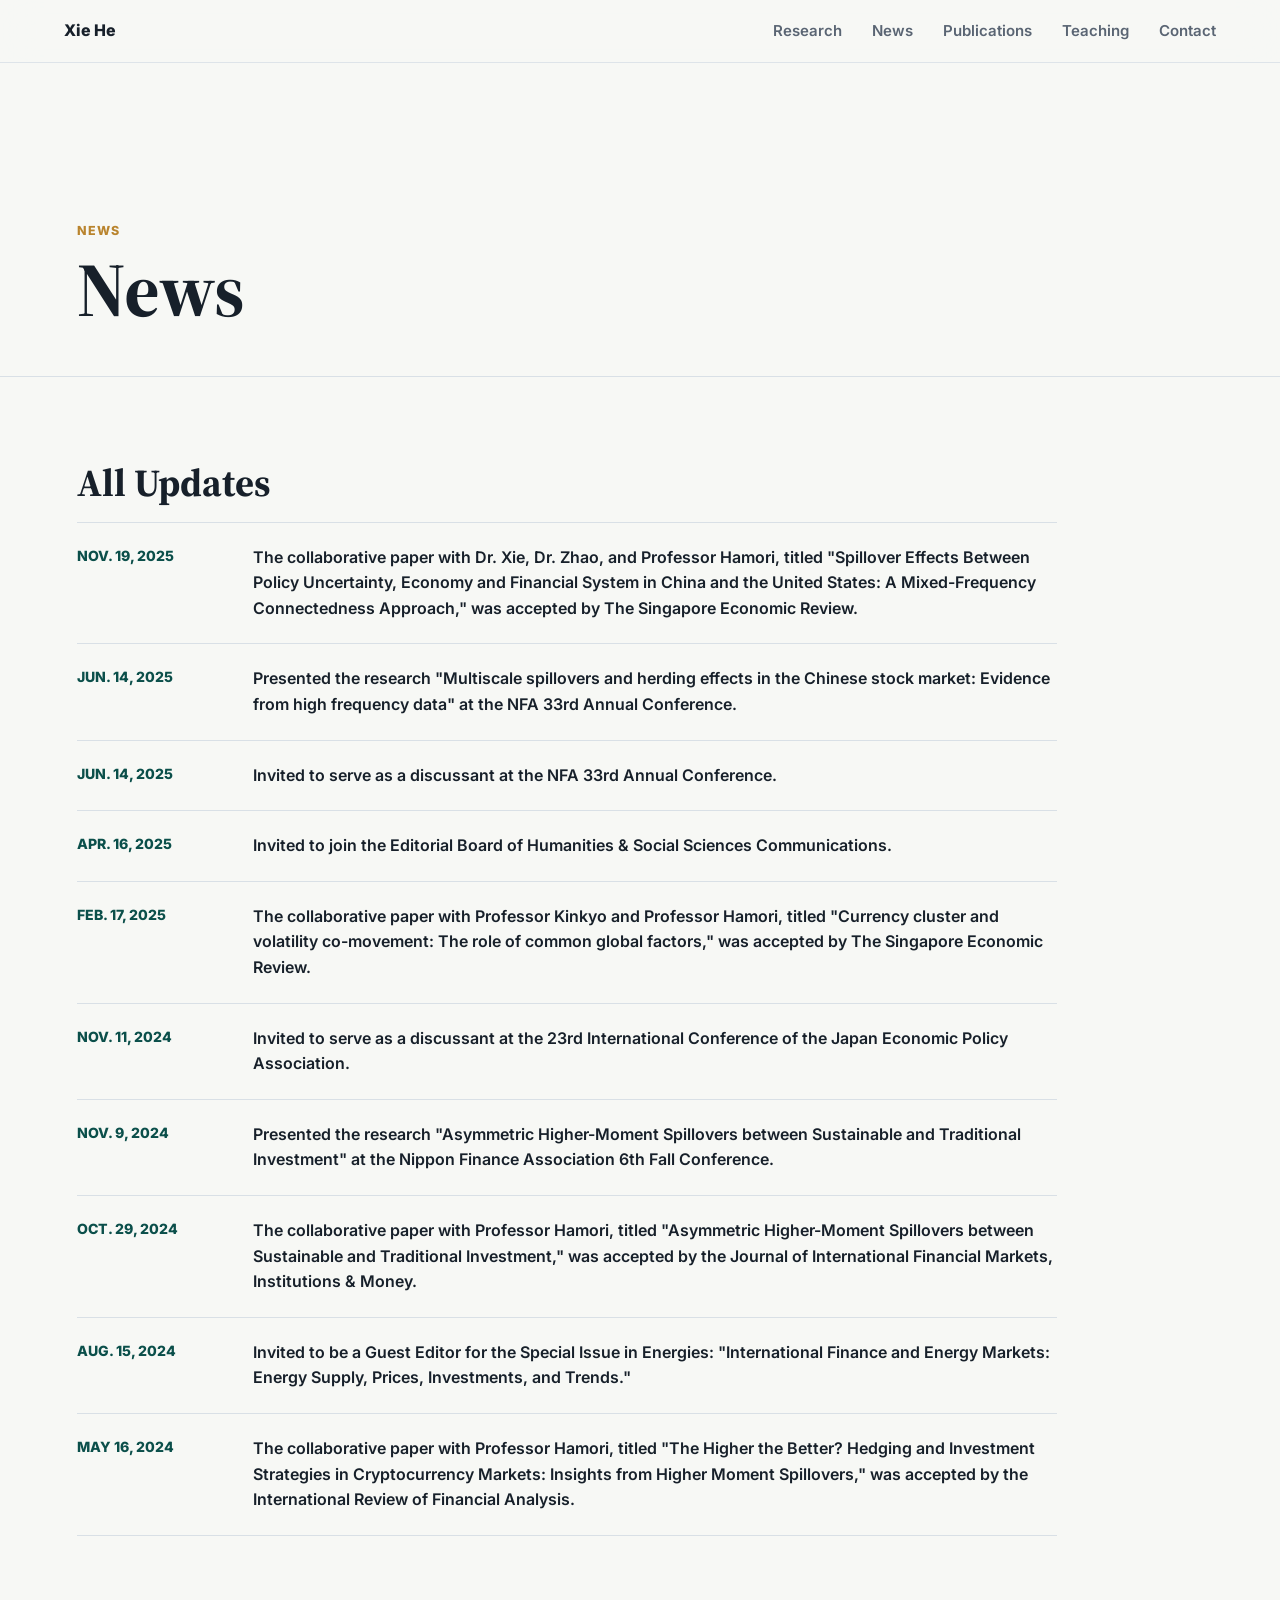
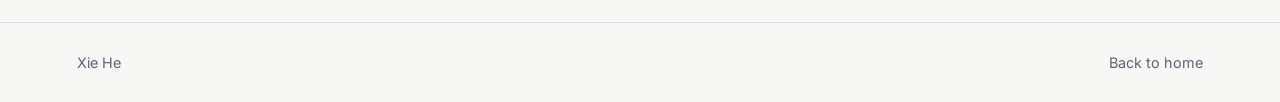
<file: news.html>
<!doctype html>
<html lang="en">
  <head>
    <meta charset="utf-8">
    <meta name="viewport" content="width=device-width, initial-scale=1">
    <meta
      name="description"
      content="News and academic updates from Xie He."
    >
    <title>News | Xie He</title>
    <link rel="preconnect" href="https://fonts.googleapis.com">
    <link rel="preconnect" href="https://fonts.gstatic.com" crossorigin>
    <link
      href="https://fonts.googleapis.com/css2?family=Inter:wght@400;500;600;700;800&family=Source+Serif+4:opsz,wght@8..60,600;8..60,700&display=swap"
      rel="stylesheet"
    >
    <link rel="stylesheet" href="styles.css">
  </head>
  <body>
    <header class="site-header">
      <a class="brand" href="index.html">Xie He</a>
      <nav class="nav" aria-label="Primary navigation">
        <a href="index.html#research">Research</a>
        <a href="news.html" aria-current="page">News</a>
        <a href="publications.html">Publications</a>
        <a href="teaching.html">Teaching</a>
        <a href="index.html#contact">Contact</a>
      </nav>
    </header>

    <main class="publication-page">
      <section class="band publication-hero" aria-labelledby="news-page-title">
        <p class="section-kicker">News</p>
        <h1 id="news-page-title">News</h1>
      </section>

      <section class="band news-section" aria-labelledby="news-list-title">
        <h2 id="news-list-title">All Updates</h2>
        <ol class="news-list detailed">
          <li>
            <time datetime="2025-11-19">Nov. 19, 2025</time>
            <p>
              The collaborative paper with Dr. Xie, Dr. Zhao, and Professor
              Hamori, titled "Spillover Effects Between Policy Uncertainty,
              Economy and Financial System in China and the United States: A
              Mixed-Frequency Connectedness Approach," was accepted by The
              Singapore Economic Review.
            </p>
          </li>
          <li>
            <time datetime="2025-06-14">Jun. 14, 2025</time>
            <p>
              Presented the research "Multiscale spillovers and herding effects
              in the Chinese stock market: Evidence from high frequency data" at
              the NFA 33rd Annual Conference.
            </p>
          </li>
          <li>
            <time datetime="2025-06-14">Jun. 14, 2025</time>
            <p>
              Invited to serve as a discussant at the NFA 33rd Annual
              Conference.
            </p>
          </li>
          <li>
            <time datetime="2025-04-16">Apr. 16, 2025</time>
            <p>
              Invited to join the Editorial Board of Humanities &amp; Social
              Sciences Communications.
            </p>
          </li>
          <li>
            <time datetime="2025-02-17">Feb. 17, 2025</time>
            <p>
              The collaborative paper with Professor Kinkyo and Professor
              Hamori, titled "Currency cluster and volatility co-movement: The
              role of common global factors," was accepted by The Singapore
              Economic Review.
            </p>
          </li>
          <li>
            <time datetime="2024-11-11">Nov. 11, 2024</time>
            <p>
              Invited to serve as a discussant at the 23rd International
              Conference of the Japan Economic Policy Association.
            </p>
          </li>
          <li>
            <time datetime="2024-11-09">Nov. 9, 2024</time>
            <p>
              Presented the research "Asymmetric Higher-Moment Spillovers
              between Sustainable and Traditional Investment" at the Nippon
              Finance Association 6th Fall Conference.
            </p>
          </li>
          <li>
            <time datetime="2024-10-29">Oct. 29, 2024</time>
            <p>
              The collaborative paper with Professor Hamori, titled "Asymmetric
              Higher-Moment Spillovers between Sustainable and Traditional
              Investment," was accepted by the Journal of International
              Financial Markets, Institutions &amp; Money.
            </p>
          </li>
          <li>
            <time datetime="2024-08-15">Aug. 15, 2024</time>
            <p>
              Invited to be a Guest Editor for the Special Issue in Energies:
              "International Finance and Energy Markets: Energy Supply, Prices,
              Investments, and Trends."
            </p>
          </li>
          <li>
            <time datetime="2024-05-16">May 16, 2024</time>
            <p>
              The collaborative paper with Professor Hamori, titled "The Higher
              the Better? Hedging and Investment Strategies in Cryptocurrency
              Markets: Insights from Higher Moment Spillovers," was accepted by
              the International Review of Financial Analysis.
            </p>
          </li>
        </ol>
      </section>
    </main>

    <footer class="site-footer">
      <span>Xie He</span>
      <a href="index.html">Back to home</a>
    </footer>
  </body>
</html>
</file>
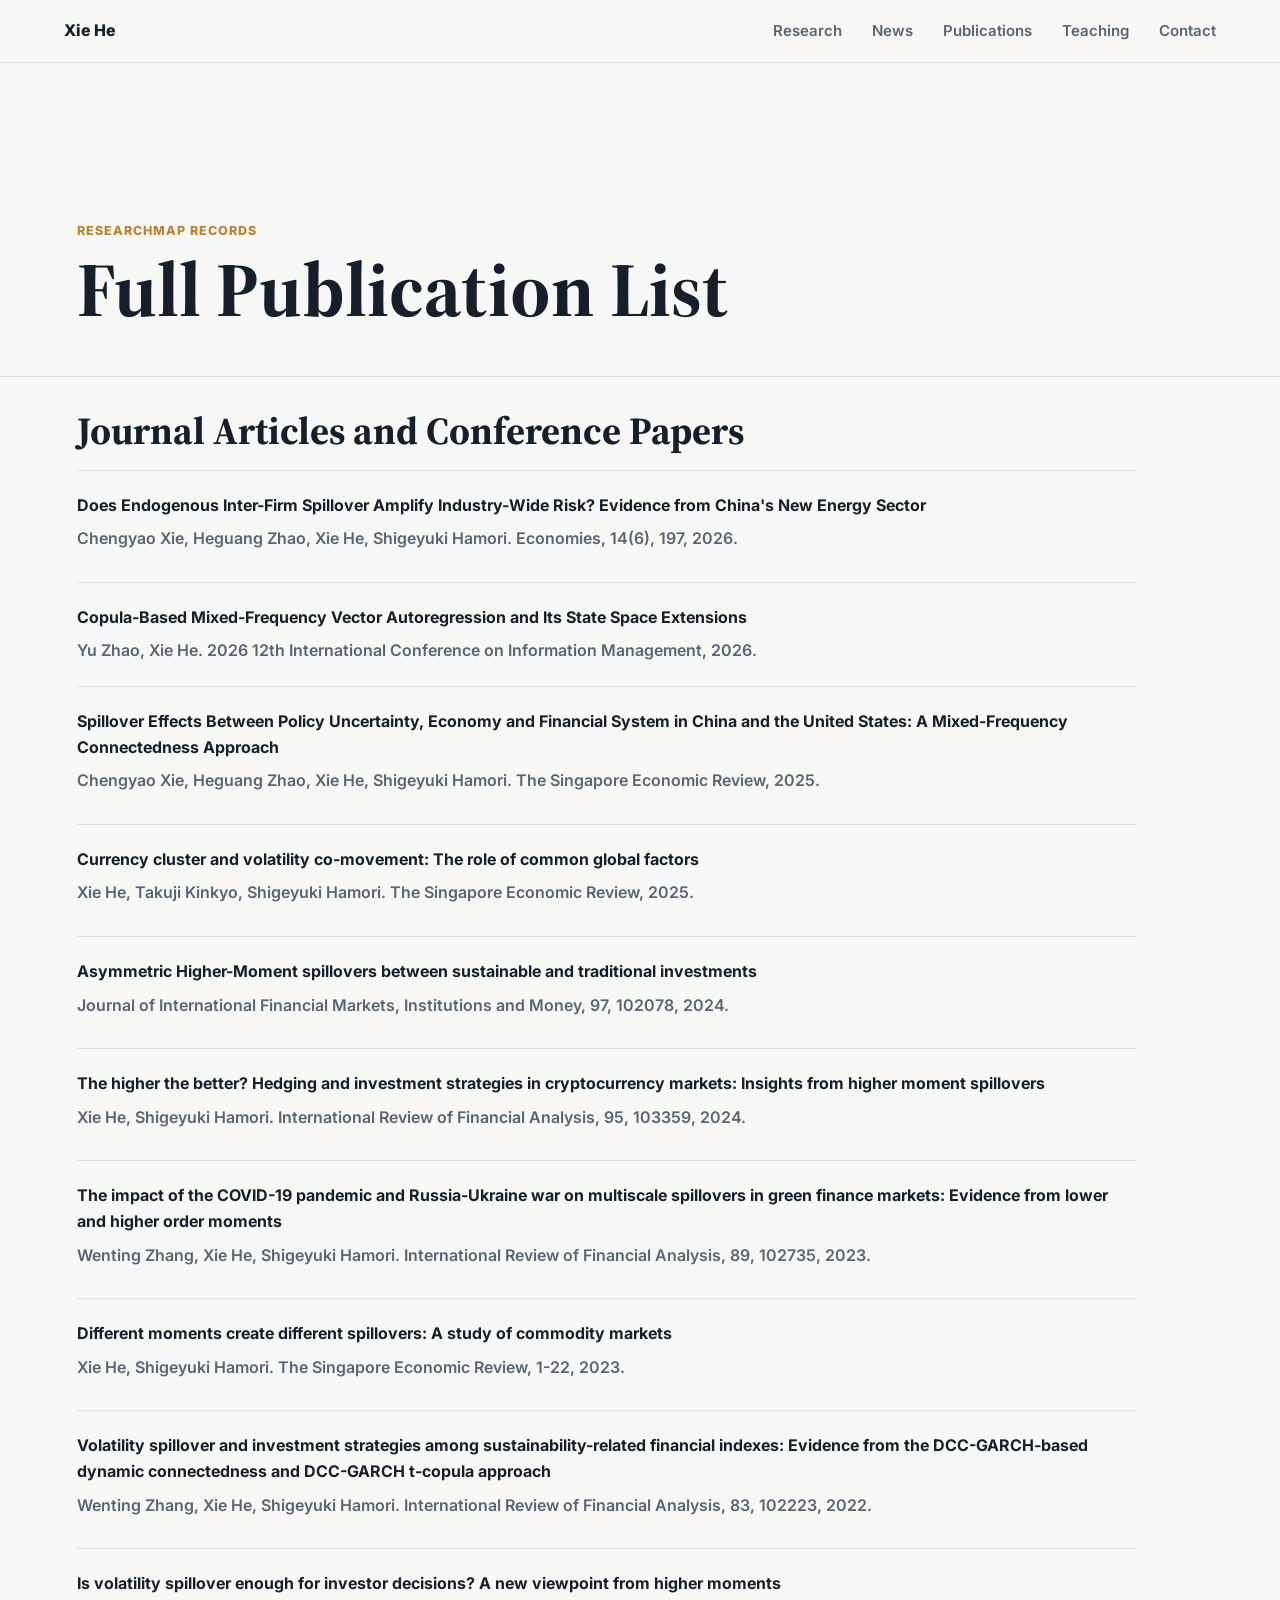
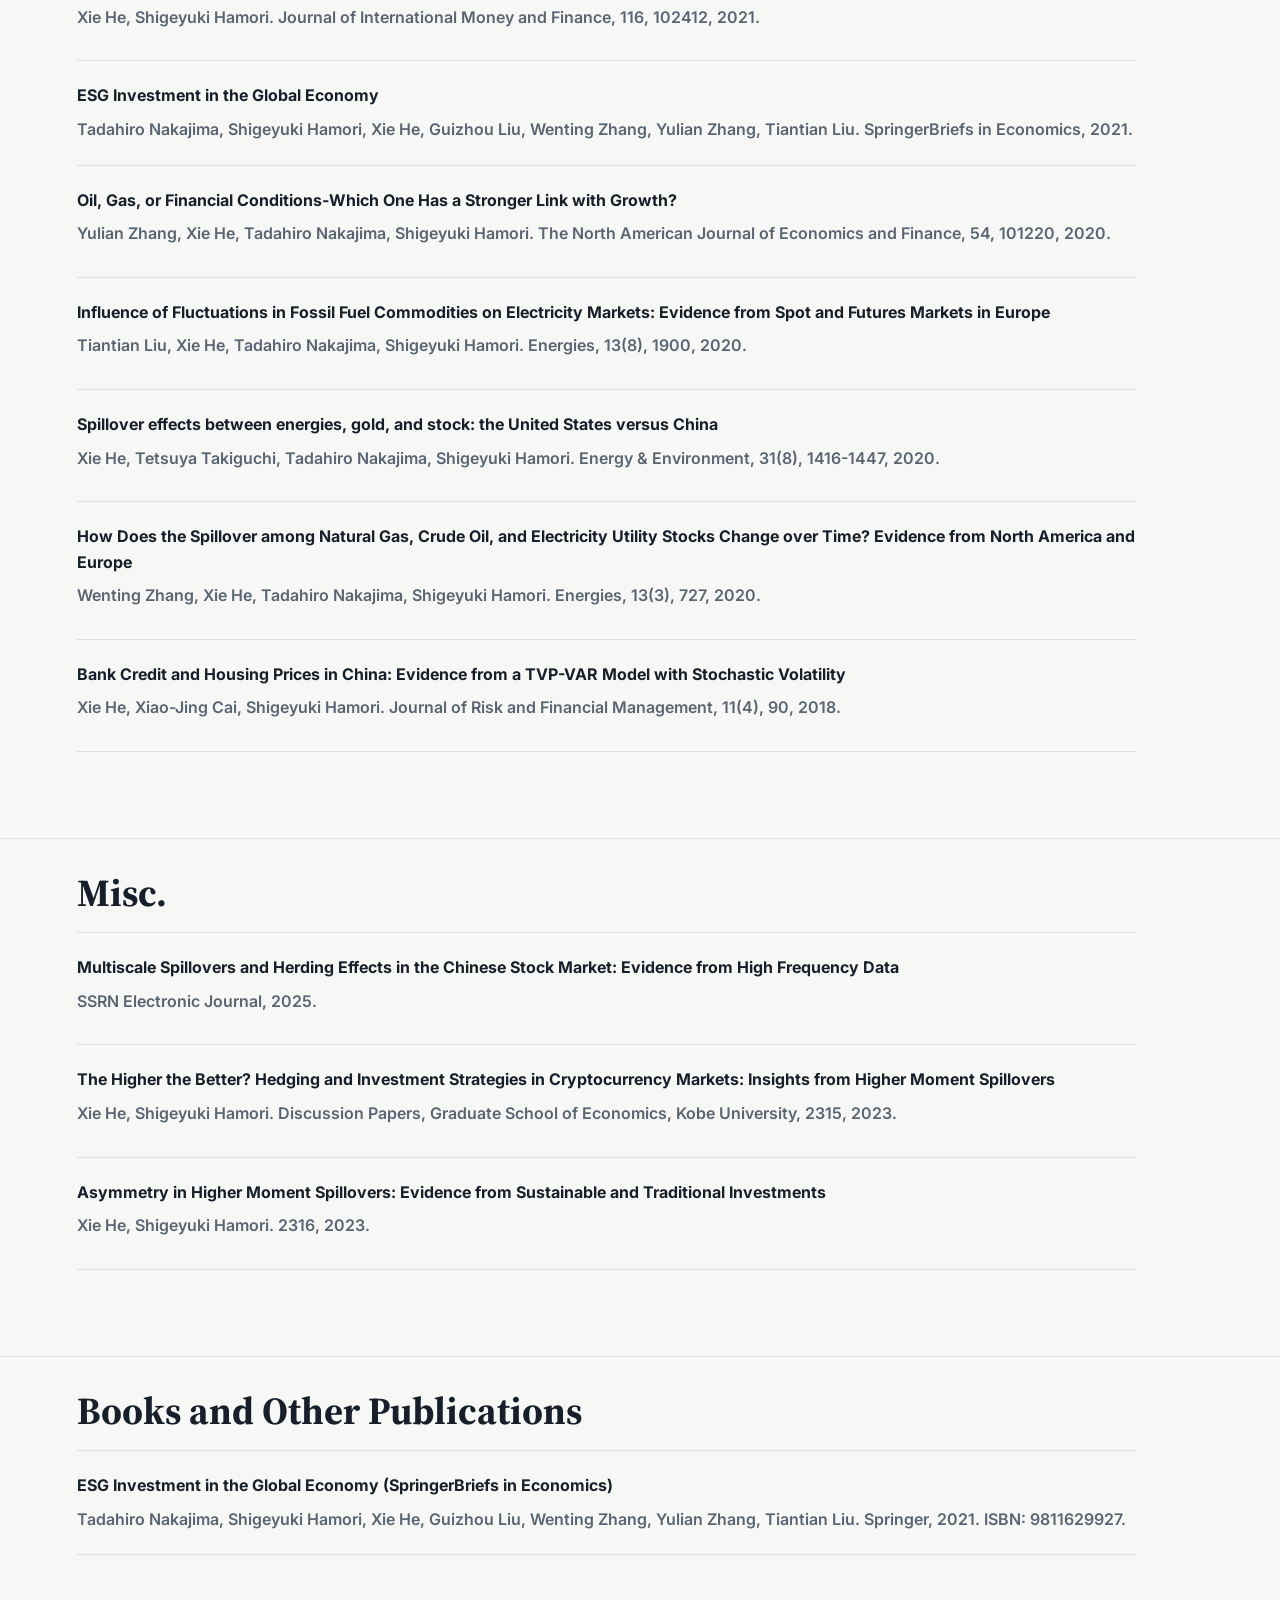
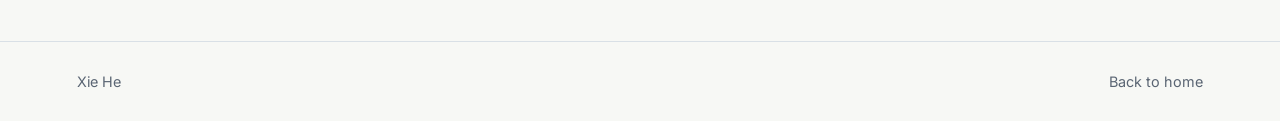
<file: publications.html>
<!doctype html>
<html lang="en">
  <head>
    <meta charset="utf-8">
    <meta name="viewport" content="width=device-width, initial-scale=1">
    <meta
      name="description"
      content="Full publication list of Xie He, including papers, miscellaneous research outputs, and books."
    >
    <title>Publications | Xie He</title>
    <link rel="preconnect" href="https://fonts.googleapis.com">
    <link rel="preconnect" href="https://fonts.gstatic.com" crossorigin>
    <link
      href="https://fonts.googleapis.com/css2?family=Inter:wght@400;500;600;700;800&family=Source+Serif+4:opsz,wght@8..60,600;8..60,700&display=swap"
      rel="stylesheet"
    >
    <link rel="stylesheet" href="styles.css">
  </head>
  <body>
    <header class="site-header">
      <a class="brand" href="index.html">Xie He</a>
      <nav class="nav" aria-label="Primary navigation">
        <a href="index.html#research">Research</a>
        <a href="news.html">News</a>
        <a href="publications.html" aria-current="page">Publications</a>
        <a href="index.html#teaching">Teaching</a>
        <a href="index.html#contact">Contact</a>
      </nav>
    </header>

    <main class="publication-page">
      <section class="band publication-hero" aria-labelledby="publication-title">
        <p class="section-kicker">Researchmap Records</p>
        <h1 id="publication-title">Full Publication List</h1>
      </section>

      <section class="band publication-section" aria-labelledby="papers-title">
        <h2 id="papers-title">Journal Articles and Conference Papers</h2>
        <ol class="publication-list detailed">
          <li>
            <a class="pub-title" href="https://doi.org/10.3390/economies14060197" target="_blank" rel="noreferrer">Does Endogenous Inter-Firm Spillover Amplify Industry-Wide Risk? Evidence from China's New Energy Sector</a>
            <span class="pub-meta">Chengyao Xie, Heguang Zhao, Xie He, Shigeyuki Hamori. Economies, 14(6), 197, 2026.</span>
            <div class="pub-abstract">
              <strong>Abstract</strong>
              <p>This study examines whether endogenous inter-firm volatility spillovers amplify industry risk in China's new energy sector. It constructs a leave-one-out industry index, extracts residual stock returns, estimates firm-level residual conditional volatility, and applies a LASSO-VAR connectedness approach. The results show that firm-level residual volatilities remain widely interconnected even after removing common factors, and that spillover measures are positively associated with industry volatility.</p>
            </div>
          </li>
          <li>
            <a class="pub-title" href="https://researchmap.jp/xie_he/published_papers/52926385?lang=en" target="_blank" rel="noreferrer">Copula-Based Mixed-Frequency Vector Autoregression and Its State Space Extensions</a>
            <span class="pub-meta">Yu Zhao, Xie He. 2026 12th International Conference on Information Management, 2026.</span>
          </li>
          <li>
            <a class="pub-title" href="https://doi.org/10.1142/S0217590825480029" target="_blank" rel="noreferrer">Spillover Effects Between Policy Uncertainty, Economy and Financial System in China and the United States: A Mixed-Frequency Connectedness Approach</a>
            <span class="pub-meta">Chengyao Xie, Heguang Zhao, Xie He, Shigeyuki Hamori. The Singapore Economic Review, 2025.</span>
            <div class="pub-abstract">
              <strong>Abstract</strong>
              <p>This study investigates the risk spillovers of economic policy uncertainty across macroeconomic and financial systems in China and the United States using mixed-frequency data. The results show different transmission patterns across the two countries and intensified spillovers during the COVID-19 pandemic.</p>
            </div>
          </li>
          <li>
            <a class="pub-title" href="https://doi.org/10.1142/S0217590825500158" target="_blank" rel="noreferrer">Currency cluster and volatility co-movement: The role of common global factors</a>
            <span class="pub-meta">Xie He, Takuji Kinkyo, Shigeyuki Hamori. The Singapore Economic Review, 2025.</span>
            <div class="pub-abstract">
              <strong>Abstract</strong>
              <p>This study investigates the role of common global factors in exchange rate volatility and volatility co-movement. Using a multivariate factor stochastic volatility model, the analysis identifies three currency clusters associated with the USD, EUR, and commodity-exporting countries, and uses wavelet coherence techniques to evaluate common factors as drivers of co-movement.</p>
            </div>
          </li>
          <li>
            <a class="pub-title" href="https://doi.org/10.1016/j.intfin.2024.102078" target="_blank" rel="noreferrer">Asymmetric Higher-Moment spillovers between sustainable and traditional investments</a>
            <span class="pub-meta">Journal of International Financial Markets, Institutions and Money, 97, 102078, 2024.</span>
            <div class="pub-abstract">
              <strong>Abstract</strong>
              <p>This study proposes a framework that decomposes volatility and higher-moment kurtosis into good and bad volatility/kurtosis related to positive and negative shocks. It analyzes spillover effects between sustainable and traditional investments and finds that bad volatility spillovers dominate good volatility spillovers during most periods, while good kurtosis spillovers usually dominate bad kurtosis spillovers. During extreme events such as Brexit and COVID-19, bad kurtosis spillovers can become dominant.</p>
            </div>
          </li>
          <li>
            <a class="pub-title" href="https://doi.org/10.1016/j.irfa.2024.103359" target="_blank" rel="noreferrer">The higher the better? Hedging and investment strategies in cryptocurrency markets: Insights from higher moment spillovers</a>
            <span class="pub-meta">Xie He, Shigeyuki Hamori. International Review of Financial Analysis, 95, 103359, 2024.</span>
            <div class="pub-abstract">
              <strong>Abstract</strong>
              <p>This study investigates whether conditional higher moments provide additional information beyond lower moments in spillover analysis and portfolio construction. Using the autoregressive conditional density model, it estimates conditional skewness and kurtosis for nine major cryptocurrency markets and shows that spillover effects vary across moments. Minimum connectedness portfolios based on higher moment spillovers exhibit superior hedge effectiveness and Sharpe ratios.</p>
            </div>
          </li>
          <li>
            <a class="pub-title" href="https://doi.org/10.1016/j.irfa.2023.102735" target="_blank" rel="noreferrer">The impact of the COVID-19 pandemic and Russia-Ukraine war on multiscale spillovers in green finance markets: Evidence from lower and higher order moments</a>
            <span class="pub-meta">Wenting Zhang, Xie He, Shigeyuki Hamori. International Review of Financial Analysis, 89, 102735, 2023.</span>
            <div class="pub-abstract">
              <strong>Abstract</strong>
              <p>This study analyzes the impact of the COVID-19 pandemic and the Russia-Ukraine war on connectedness in lower-order moments and higher-order moments across green finance markets. It uses the Diebold-Yilmaz and Barunik-Krehlik methods and finds that COVID-19 had a significant influence on spillovers in the green finance market, while the Russia-Ukraine war had a milder effect.</p>
            </div>
          </li>
          <li>
            <a class="pub-title" href="https://doi.org/10.1142/S021759082350025X" target="_blank" rel="noreferrer">Different moments create different spillovers: A study of commodity markets</a>
            <span class="pub-meta">Xie He, Shigeyuki Hamori. The Singapore Economic Review, 1-22, 2023.</span>
            <div class="pub-abstract">
              <strong>Abstract</strong>
              <p>This study estimates conditional skewness for nine S&amp;P Goldman Sachs Commodity indices and applies a TVP-VAR-based connectedness approach to investigate higher moment spillovers across commodity markets. It finds evidence of extreme risk transfers and shows that spillovers in returns, volatility, and skewness strengthen during major extreme events.</p>
            </div>
          </li>
          <li>
            <a class="pub-title" href="https://doi.org/10.1016/j.irfa.2022.102223" target="_blank" rel="noreferrer">Volatility spillover and investment strategies among sustainability-related financial indexes: Evidence from the DCC-GARCH-based dynamic connectedness and DCC-GARCH t-copula approach</a>
            <span class="pub-meta">Wenting Zhang, Xie He, Shigeyuki Hamori. International Review of Financial Analysis, 83, 102223, 2022.</span>
            <div class="pub-abstract">
              <strong>Abstract</strong>
              <p>This study analyzes dynamic connectedness among the ESG stock index, renewable energy stock index, green bond stock index, sustainability stock index, and carbon emission futures using a DCC-GARCH-based dynamic connectedness approach. It further applies the DCC-GARCH t-copula model to calculate hedging ratios and portfolio weights.</p>
            </div>
          </li>
          <li>
            <a class="pub-title" href="https://doi.org/10.1016/j.jimonfin.2021.102412" target="_blank" rel="noreferrer">Is volatility spillover enough for investor decisions? A new viewpoint from higher moments</a>
            <span class="pub-meta">Xie He, Shigeyuki Hamori. Journal of International Money and Finance, 116, 102412, 2021.</span>
            <div class="pub-abstract">
              <strong>Abstract</strong>
              <p>This paper examines the time and frequency dynamics of spillover effects among eight major world equity market indexes. It extends the Diebold-Yilmaz approach and the Barunik-Krehlik methodology to estimate skewness spillovers, finding that total skewness spillover is much smaller and smoother than total volatility spillover.</p>
            </div>
          </li>
          <li>
            <a class="pub-title" href="https://researchmap.jp/xie_he/published_papers/53061030?lang=en" target="_blank" rel="noreferrer">ESG Investment in the Global Economy</a>
            <span class="pub-meta">Tadahiro Nakajima, Shigeyuki Hamori, Xie He, Guizhou Liu, Wenting Zhang, Yulian Zhang, Tiantian Liu. SpringerBriefs in Economics, 2021.</span>
          </li>
          <li>
            <a class="pub-title" href="https://doi.org/10.1016/j.najef.2020.101220" target="_blank" rel="noreferrer">Oil, Gas, or Financial Conditions-Which One Has a Stronger Link with Growth?</a>
            <span class="pub-meta">Yulian Zhang, Xie He, Tadahiro Nakajima, Shigeyuki Hamori. The North American Journal of Economics and Finance, 54, 101220, 2020.</span>
            <div class="pub-abstract">
              <strong>Abstract</strong>
              <p>Using the Diebold-Yilmaz and Barunik-Krehlik models with monthly U.S. data, this study estimates return and volatility connectedness transmitted from commodity markets and the Kansas City financial stress index to macroeconomic indicators. It finds different shock transmission speeds across return and volatility variables and highlights the long-term component of spillovers during the global financial crisis.</p>
            </div>
          </li>
          <li>
            <a class="pub-title" href="https://doi.org/10.3390/en13081900" target="_blank" rel="noreferrer">Influence of Fluctuations in Fossil Fuel Commodities on Electricity Markets: Evidence from Spot and Futures Markets in Europe</a>
            <span class="pub-meta">Tiantian Liu, Xie He, Tadahiro Nakajima, Shigeyuki Hamori. Energies, 13(8), 1900, 2020.</span>
            <div class="pub-abstract">
              <strong>Abstract</strong>
              <p>This study analyzes return and volatility spillovers from fossil fuel markets to electricity spot and futures markets in Europe. It finds that natural gas has the highest return spillover effect on electricity markets, that return spillovers increase with the delivery period of electricity futures, and that volatility spillovers are mostly generated in the long term.</p>
            </div>
          </li>
          <li>
            <a class="pub-title" href="https://researchmap.jp/xie_he/published_papers/45980703?lang=en" target="_blank" rel="noreferrer">Spillover effects between energies, gold, and stock: the United States versus China</a>
            <span class="pub-meta">Xie He, Tetsuya Takiguchi, Tadahiro Nakajima, Shigeyuki Hamori. Energy &amp; Environment, 31(8), 1416-1447, 2020.</span>
            <div class="pub-abstract">
              <strong>Abstract</strong>
              <p>This study investigates time-frequency dynamics of return and volatility spillovers between stock markets and natural gas, crude oil, and gold in the United States and China. It finds that crude oil plays a strong role in return spillovers, while gold has a strong volatility spillover effect, and that spillover patterns differ across countries, frequencies, and extreme events.</p>
            </div>
          </li>
          <li>
            <a class="pub-title" href="https://doi.org/10.3390/en13030727" target="_blank" rel="noreferrer">How Does the Spillover among Natural Gas, Crude Oil, and Electricity Utility Stocks Change over Time? Evidence from North America and Europe</a>
            <span class="pub-meta">Wenting Zhang, Xie He, Tadahiro Nakajima, Shigeyuki Hamori. Energies, 13(3), 727, 2020.</span>
            <div class="pub-abstract">
              <strong>Abstract</strong>
              <p>This study analyzes return and volatility spillovers among natural gas, crude oil, and electricity utility stock indices in North America and Europe. It finds stronger total spillovers in Europe than in North America, greater volatility spillovers from crude oil than natural gas, and dynamic changes around extreme events.</p>
            </div>
          </li>
          <li>
            <a class="pub-title" href="https://doi.org/10.3390/jrfm11040090" target="_blank" rel="noreferrer">Bank Credit and Housing Prices in China: Evidence from a TVP-VAR Model with Stochastic Volatility</a>
            <span class="pub-meta">Xie He, Xiao-Jing Cai, Shigeyuki Hamori. Journal of Risk and Financial Management, 11(4), 90, 2018.</span>
            <div class="pub-abstract">
              <strong>Abstract</strong>
              <p>This study examines the dynamic relationship between housing prices and bank credit in China using a time-varying parameter VAR model with stochastic volatility. It separately studies housing loans on the demand side and real estate development loans on the supply side, finding time-varying relationships and stronger effects from housing prices to bank credit than in the opposite direction.</p>
            </div>
          </li>
        </ol>
      </section>

      <section class="band publication-section" aria-labelledby="misc-title">
        <h2 id="misc-title">Misc.</h2>
        <ol class="publication-list detailed">
          <li>
            <a class="pub-title" href="https://researchmap.jp/xie_he/misc/50391491?lang=en" target="_blank" rel="noreferrer">Multiscale Spillovers and Herding Effects in the Chinese Stock Market: Evidence from High Frequency Data</a>
            <span class="pub-meta">SSRN Electronic Journal, 2025.</span>
            <div class="pub-abstract">
              <strong>Abstract</strong>
              <p>Based on 5-minute high-frequency trading data, this study examines the time-varying causal relationship between herding behavior and multiscale spillovers in the Chinese stock market. It uses a time-varying Granger causality test and finds a strong relationship between herding and spillover effects, particularly for return and skewness spillovers.</p>
            </div>
          </li>
          <li>
            <a class="pub-title" href="https://researchmap.jp/xie_he/misc/48378106?lang=en" target="_blank" rel="noreferrer">The Higher the Better? Hedging and Investment Strategies in Cryptocurrency Markets: Insights from Higher Moment Spillovers</a>
            <span class="pub-meta">Xie He, Shigeyuki Hamori. Discussion Papers, Graduate School of Economics, Kobe University, 2315, 2023.</span>
            <div class="pub-abstract">
              <strong>Abstract</strong>
              <p>This study investigates whether conditional higher moments provide additional information beyond lower moments in spillover analysis and portfolio construction. Using the autoregressive conditional density model, it estimates conditional skewness and kurtosis for nine major cryptocurrency markets and shows that higher moment spillovers provide distinct information for hedging and investment strategies.</p>
            </div>
          </li>
          <li>
            <a class="pub-title" href="https://researchmap.jp/xie_he/misc/45981927?lang=en" target="_blank" rel="noreferrer">Asymmetry in Higher Moment Spillovers: Evidence from Sustainable and Traditional Investments</a>
            <span class="pub-meta">Xie He, Shigeyuki Hamori. 2316, 2023.</span>
            <div class="pub-abstract">
              <strong>Abstract</strong>
              <p>This study presents a framework that breaks down kurtosis into positive and negative shocks, distinguishing between good and bad kurtosis. It analyzes asymmetric kurtosis spillovers among sustainable and traditional investments and finds that good kurtosis spillover generally surpasses bad kurtosis spillover, except during specific extreme events such as Brexit and COVID-19.</p>
            </div>
          </li>
        </ol>
      </section>

      <section class="band publication-section" aria-labelledby="books-title">
        <h2 id="books-title">Books and Other Publications</h2>
        <ol class="publication-list detailed">
          <li>
            <a class="pub-title" href="https://doi.org/10.1007/978-981-16-2993-5" target="_blank" rel="noreferrer">ESG Investment in the Global Economy (SpringerBriefs in Economics)</a>
            <span class="pub-meta">Tadahiro Nakajima, Shigeyuki Hamori, Xie He, Guizhou Liu, Wenting Zhang, Yulian Zhang, Tiantian Liu. Springer, 2021. ISBN: 9811629927.</span>
          </li>
        </ol>
      </section>
    </main>

    <footer class="site-footer">
      <span>Xie He</span>
      <a href="index.html">Back to home</a>
    </footer>
    <script src="abstracts.js"></script>
  </body>
</html>
</file>
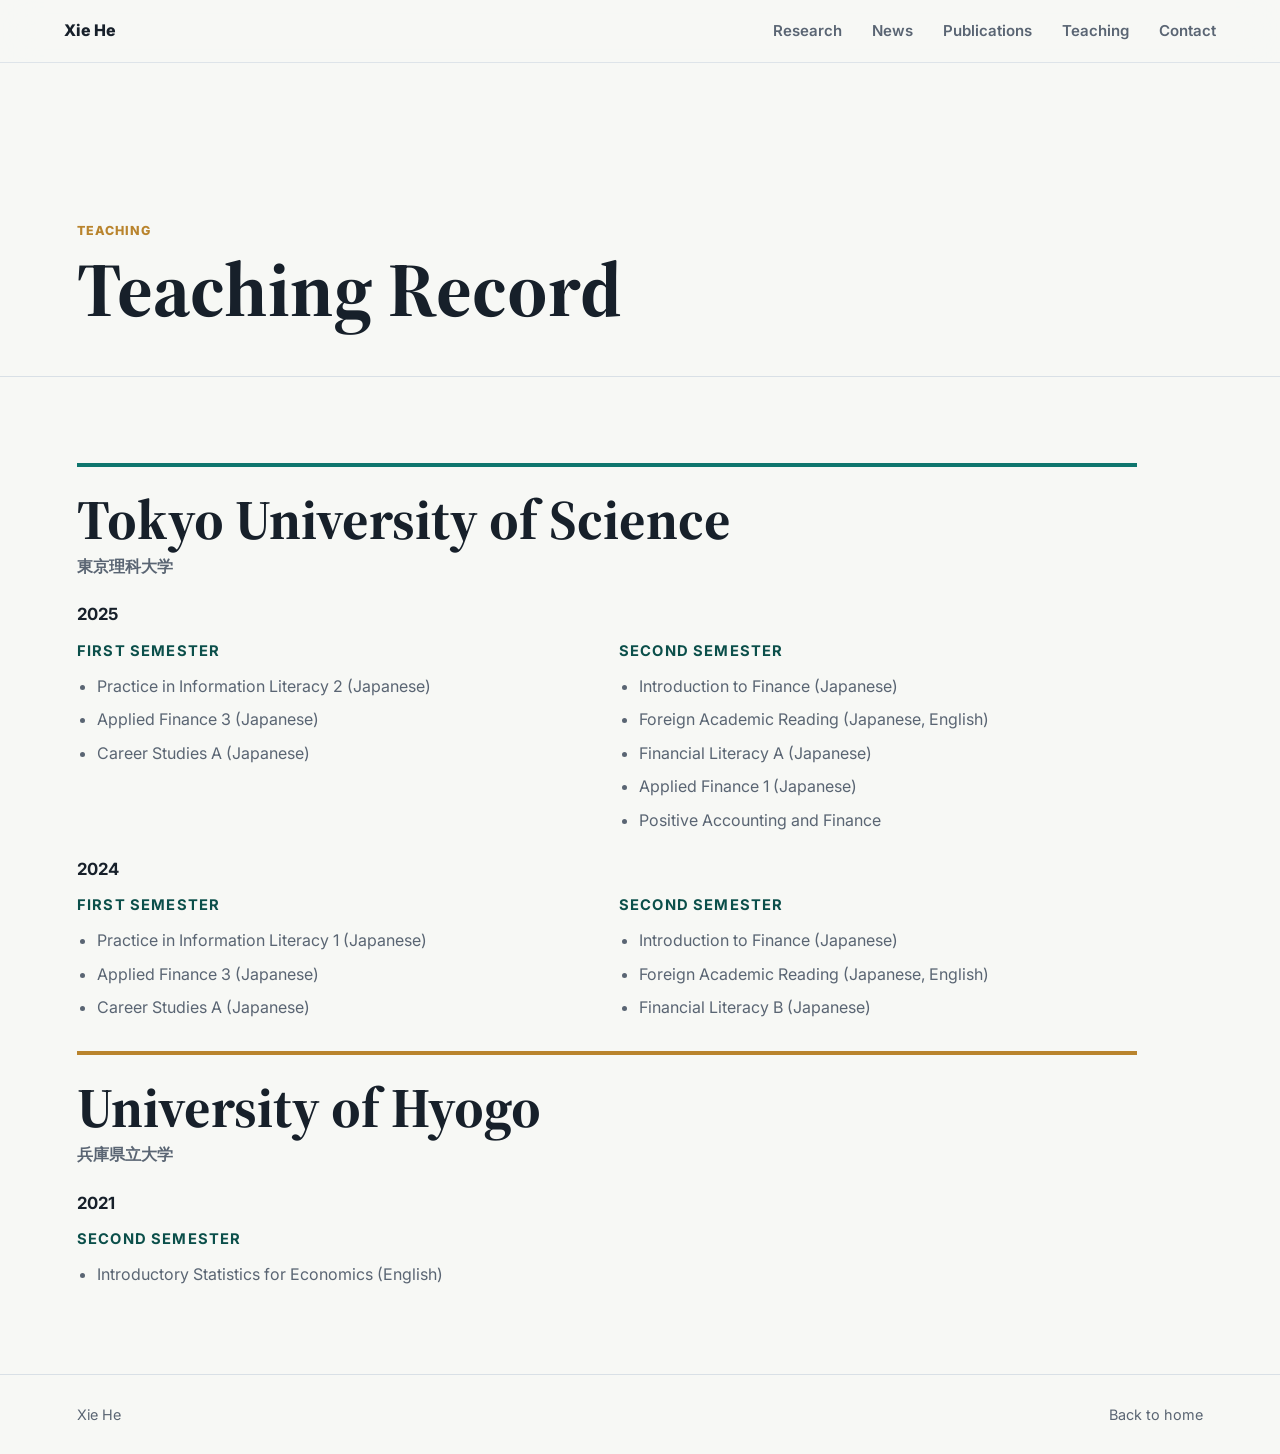
<file: teaching.html>
<!doctype html>
<html lang="en">
  <head>
    <meta charset="utf-8">
    <meta name="viewport" content="width=device-width, initial-scale=1">
    <meta
      name="description"
      content="Teaching record of Xie He, including courses at Tokyo University of Science and University of Hyogo."
    >
    <title>Teaching | Xie He</title>
    <link rel="preconnect" href="https://fonts.googleapis.com">
    <link rel="preconnect" href="https://fonts.gstatic.com" crossorigin>
    <link
      href="https://fonts.googleapis.com/css2?family=Inter:wght@400;500;600;700;800&family=Source+Serif+4:opsz,wght@8..60,600;8..60,700&display=swap"
      rel="stylesheet"
    >
    <link rel="stylesheet" href="styles.css">
  </head>
  <body>
    <header class="site-header">
      <a class="brand" href="index.html">Xie He</a>
      <nav class="nav" aria-label="Primary navigation">
        <a href="index.html#research">Research</a>
        <a href="news.html">News</a>
        <a href="publications.html">Publications</a>
        <a href="teaching.html" aria-current="page">Teaching</a>
        <a href="index.html#contact">Contact</a>
      </nav>
    </header>

    <main class="publication-page">
      <section class="band publication-hero" aria-labelledby="teaching-page-title">
        <p class="section-kicker">Teaching</p>
        <h1 id="teaching-page-title">Teaching Record</h1>
      </section>

      <section class="band teaching" aria-labelledby="tus-title">
        <div class="teaching-list">
          <article>
            <h2 id="tus-title">Tokyo University of Science</h2>
            <p class="teaching-name">東京理科大学</p>
            <div class="teaching-year">
              <h4>2025</h4>
              <div class="semester-grid">
                <div>
                  <h5>First Semester</h5>
                  <ul>
                    <li>Practice in Information Literacy 2 (Japanese)</li>
                    <li>Applied Finance 3 (Japanese)</li>
                    <li>Career Studies A (Japanese)</li>
                  </ul>
                </div>
                <div>
                  <h5>Second Semester</h5>
                  <ul>
                    <li>Introduction to Finance (Japanese)</li>
                    <li>Foreign Academic Reading (Japanese, English)</li>
                    <li>Financial Literacy A (Japanese)</li>
                    <li>Applied Finance 1 (Japanese)</li>
                    <li>Positive Accounting and Finance</li>
                  </ul>
                </div>
              </div>
            </div>
            <div class="teaching-year">
              <h4>2024</h4>
              <div class="semester-grid">
                <div>
                  <h5>First Semester</h5>
                  <ul>
                    <li>Practice in Information Literacy 1 (Japanese)</li>
                    <li>Applied Finance 3 (Japanese)</li>
                    <li>Career Studies A (Japanese)</li>
                  </ul>
                </div>
                <div>
                  <h5>Second Semester</h5>
                  <ul>
                    <li>Introduction to Finance (Japanese)</li>
                    <li>Foreign Academic Reading (Japanese, English)</li>
                    <li>Financial Literacy B (Japanese)</li>
                  </ul>
                </div>
              </div>
            </div>
          </article>
          <article>
            <h2>University of Hyogo</h2>
            <p class="teaching-name">兵庫県立大学</p>
            <div class="teaching-year">
              <h4>2021</h4>
              <div class="semester-grid single">
                <div>
                  <h5>Second Semester</h5>
                  <ul>
                    <li>Introductory Statistics for Economics (English)</li>
                  </ul>
                </div>
              </div>
            </div>
          </article>
        </div>
      </section>
    </main>

    <footer class="site-footer">
      <span>Xie He</span>
      <a href="index.html">Back to home</a>
    </footer>
  </body>
</html>
</file>
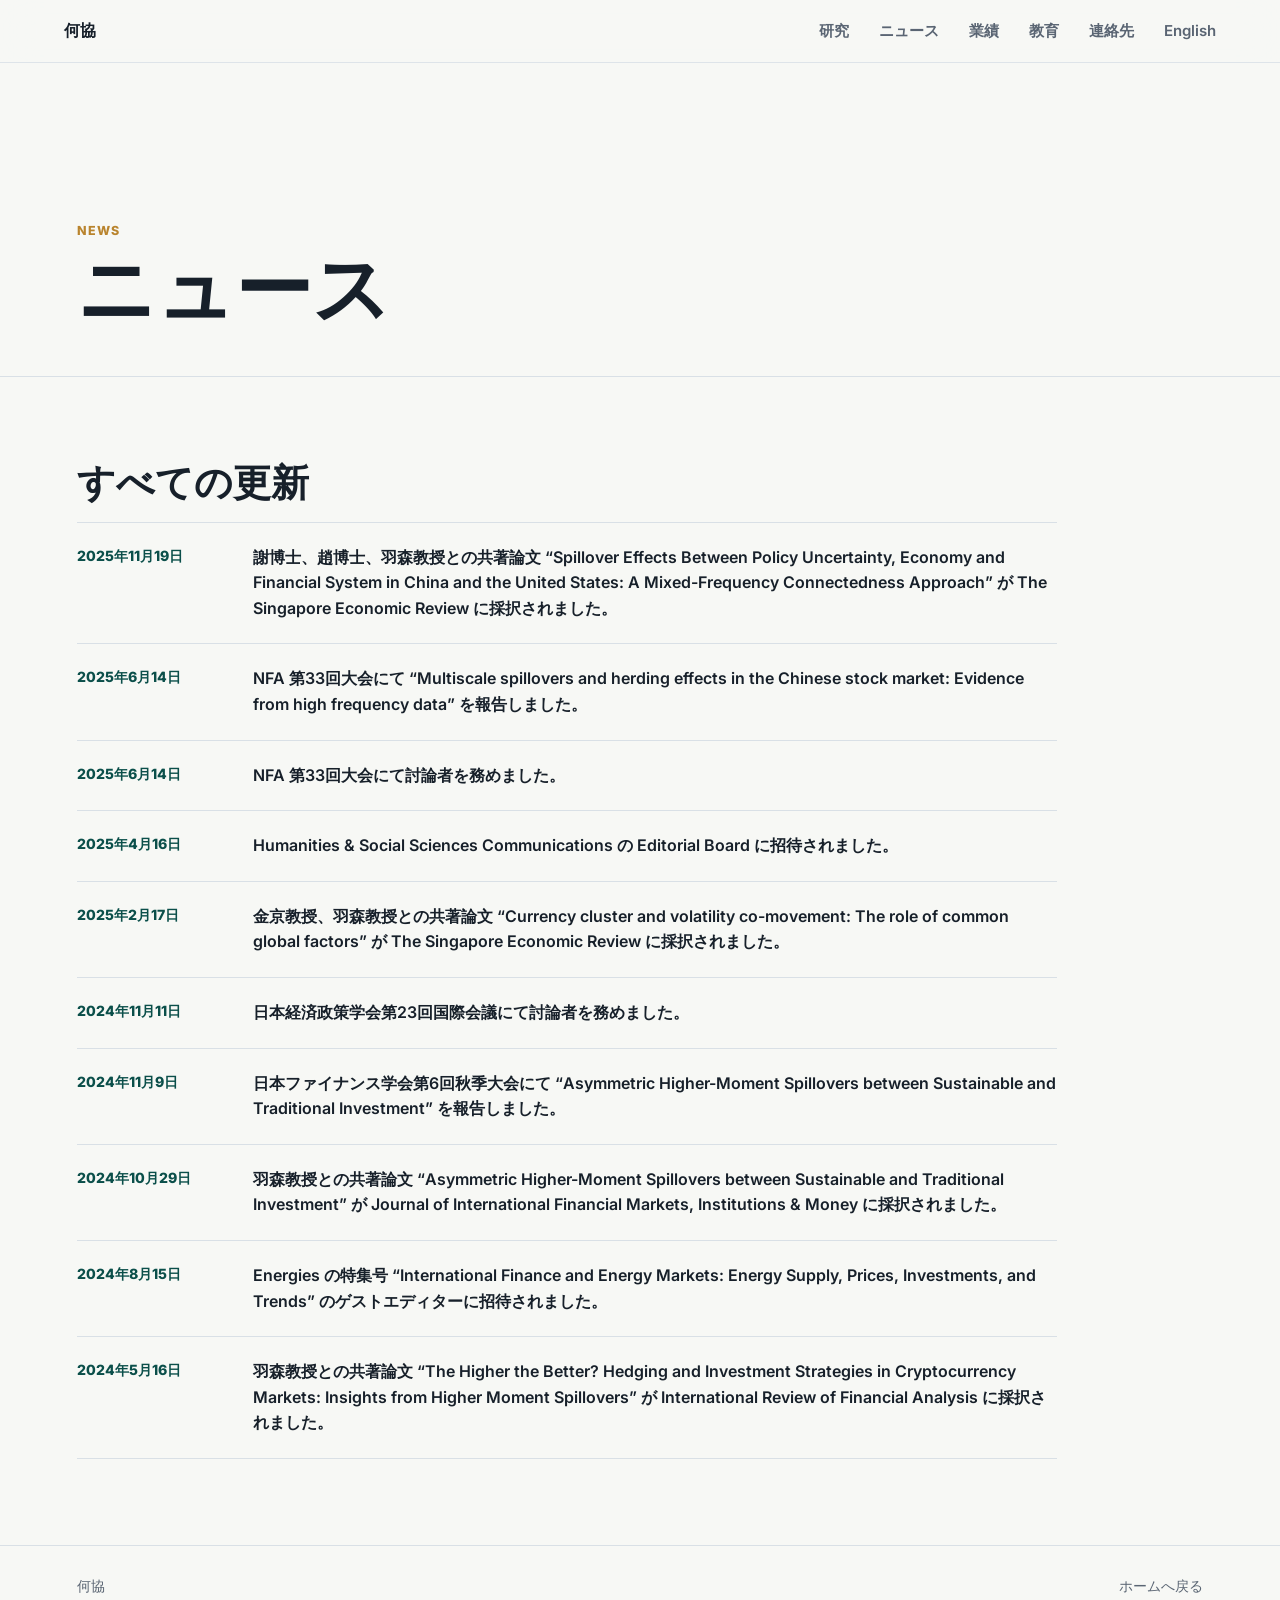
<file: ja/news.html>
<!doctype html>
<html lang="ja">
  <head>
    <meta charset="utf-8">
    <meta name="viewport" content="width=device-width, initial-scale=1">
    <meta
      name="description"
      content="何協のニュースおよび研究活動の更新情報。"
    >
    <title>ニュース | 何協</title>
    <link rel="preconnect" href="https://fonts.googleapis.com">
    <link rel="preconnect" href="https://fonts.gstatic.com" crossorigin>
    <link
      href="https://fonts.googleapis.com/css2?family=Inter:wght@400;500;600;700;800&family=Source+Serif+4:opsz,wght@8..60,600;8..60,700&display=swap"
      rel="stylesheet"
    >
    <link rel="stylesheet" href="../styles.css">
  </head>
  <body>
    <header class="site-header">
      <a class="brand" href="index.html">何協</a>
      <nav class="nav" aria-label="主要ナビゲーション">
        <a href="index.html#research">研究</a>
        <a href="news.html" aria-current="page">ニュース</a>
        <a href="publications.html">業績</a>
        <a href="teaching.html">教育</a>
        <a href="index.html#contact">連絡先</a>
        <a href="../news.html">English</a>
      </nav>
    </header>

    <main class="publication-page">
      <section class="band publication-hero" aria-labelledby="news-page-title">
        <p class="section-kicker">News</p>
        <h1 id="news-page-title">ニュース</h1>
      </section>

      <section class="band news-section" aria-labelledby="news-list-title">
        <h2 id="news-list-title">すべての更新</h2>
        <ol class="news-list detailed">
          <li>
            <time datetime="2025-11-19">2025年11月19日</time>
            <p>
              謝博士、趙博士、羽森教授との共著論文
              “Spillover Effects Between Policy Uncertainty, Economy and Financial System in China and the United States:
              A Mixed-Frequency Connectedness Approach” が The Singapore Economic Review に採択されました。
            </p>
          </li>
          <li>
            <time datetime="2025-06-14">2025年6月14日</time>
            <p>
              NFA 第33回大会にて “Multiscale spillovers and herding effects in the Chinese stock market:
              Evidence from high frequency data” を報告しました。
            </p>
          </li>
          <li>
            <time datetime="2025-06-14">2025年6月14日</time>
            <p>
              NFA 第33回大会にて討論者を務めました。
            </p>
          </li>
          <li>
            <time datetime="2025-04-16">2025年4月16日</time>
            <p>
              Humanities &amp; Social Sciences Communications の Editorial Board に招待されました。
            </p>
          </li>
          <li>
            <time datetime="2025-02-17">2025年2月17日</time>
            <p>
              金京教授、羽森教授との共著論文
              “Currency cluster and volatility co-movement: The role of common global factors”
              が The Singapore Economic Review に採択されました。
            </p>
          </li>
          <li>
            <time datetime="2024-11-11">2024年11月11日</time>
            <p>
              日本経済政策学会第23回国際会議にて討論者を務めました。
            </p>
          </li>
          <li>
            <time datetime="2024-11-09">2024年11月9日</time>
            <p>
              日本ファイナンス学会第6回秋季大会にて
              “Asymmetric Higher-Moment Spillovers between Sustainable and Traditional Investment”
              を報告しました。
            </p>
          </li>
          <li>
            <time datetime="2024-10-29">2024年10月29日</time>
            <p>
              羽森教授との共著論文
              “Asymmetric Higher-Moment Spillovers between Sustainable and Traditional Investment”
              が Journal of International Financial Markets, Institutions &amp; Money に採択されました。
            </p>
          </li>
          <li>
            <time datetime="2024-08-15">2024年8月15日</time>
            <p>
              Energies の特集号 “International Finance and Energy Markets: Energy Supply, Prices,
              Investments, and Trends” のゲストエディターに招待されました。
            </p>
          </li>
          <li>
            <time datetime="2024-05-16">2024年5月16日</time>
            <p>
              羽森教授との共著論文
              “The Higher the Better? Hedging and Investment Strategies in Cryptocurrency Markets:
              Insights from Higher Moment Spillovers” が International Review of Financial Analysis に採択されました。
            </p>
          </li>
        </ol>
      </section>
    </main>

    <footer class="site-footer">
      <span>何協</span>
      <a href="index.html">ホームへ戻る</a>
    </footer>
  </body>
</html>
</file>
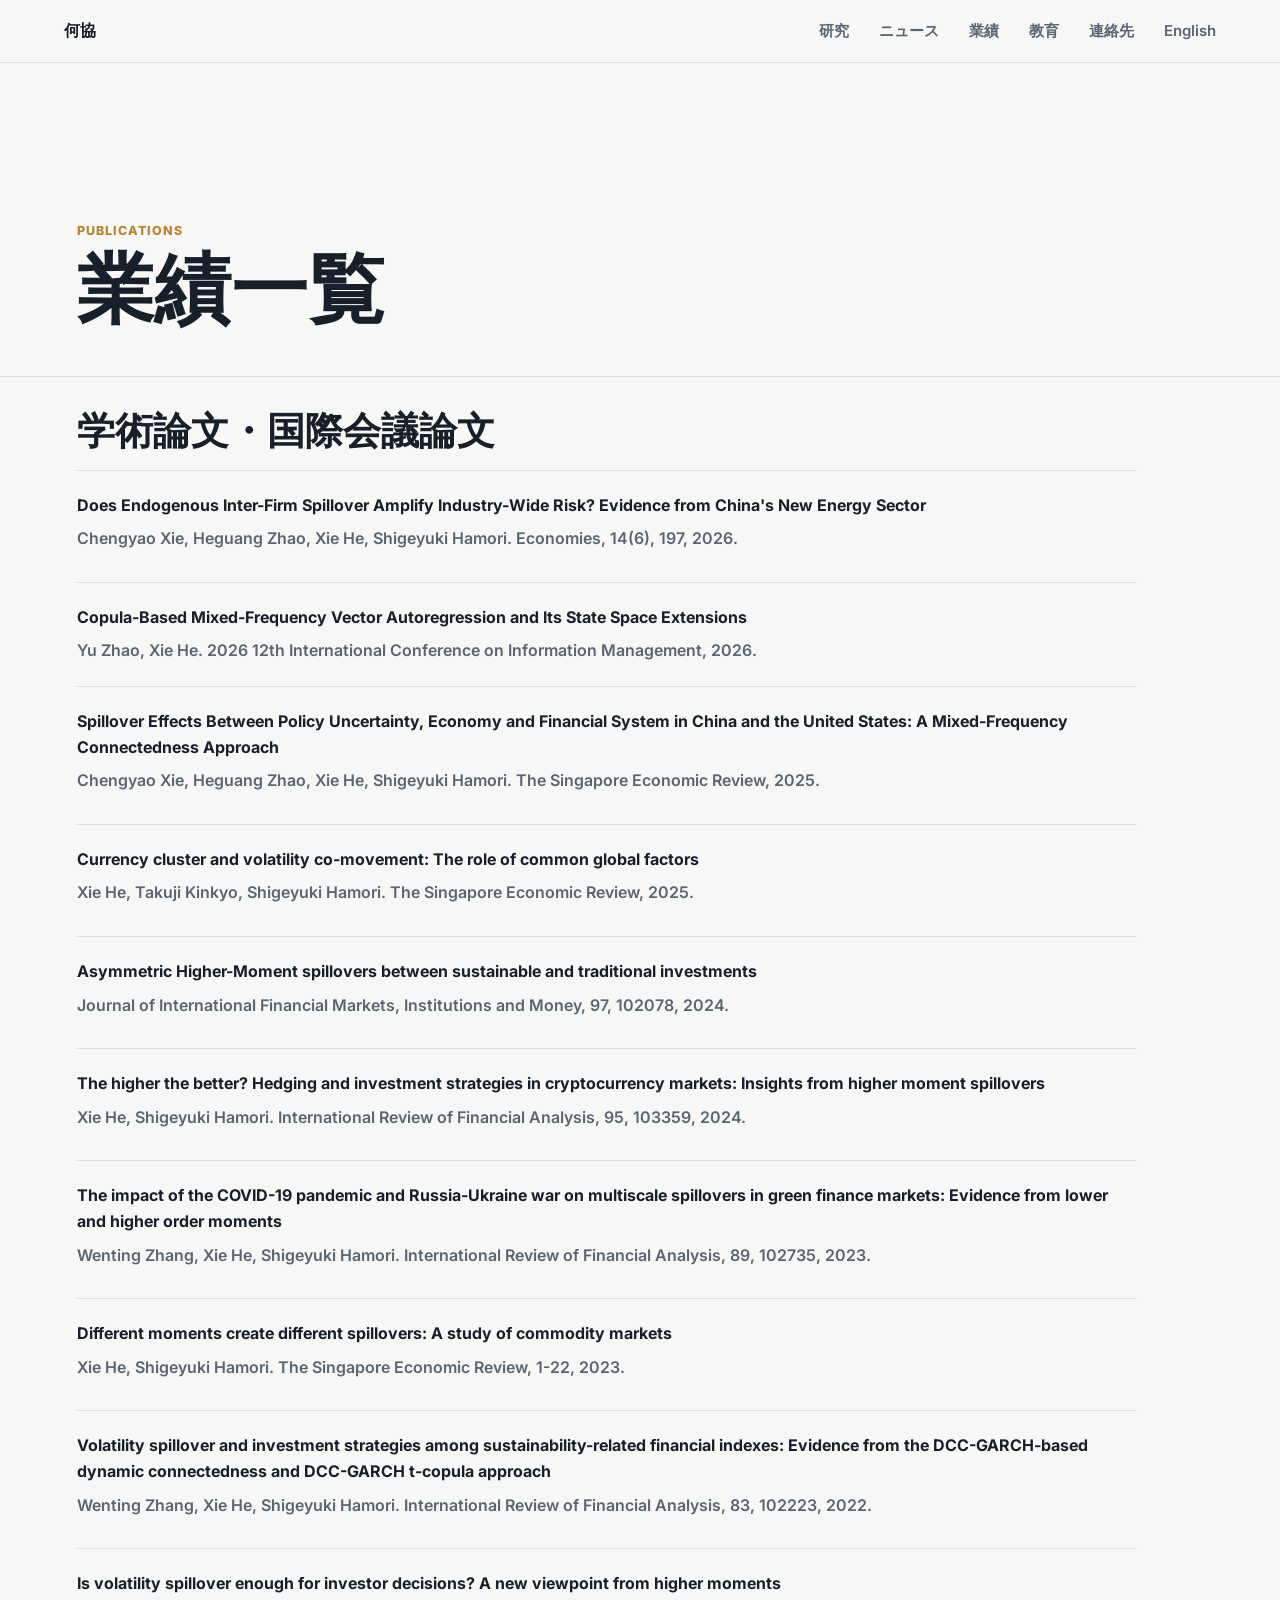
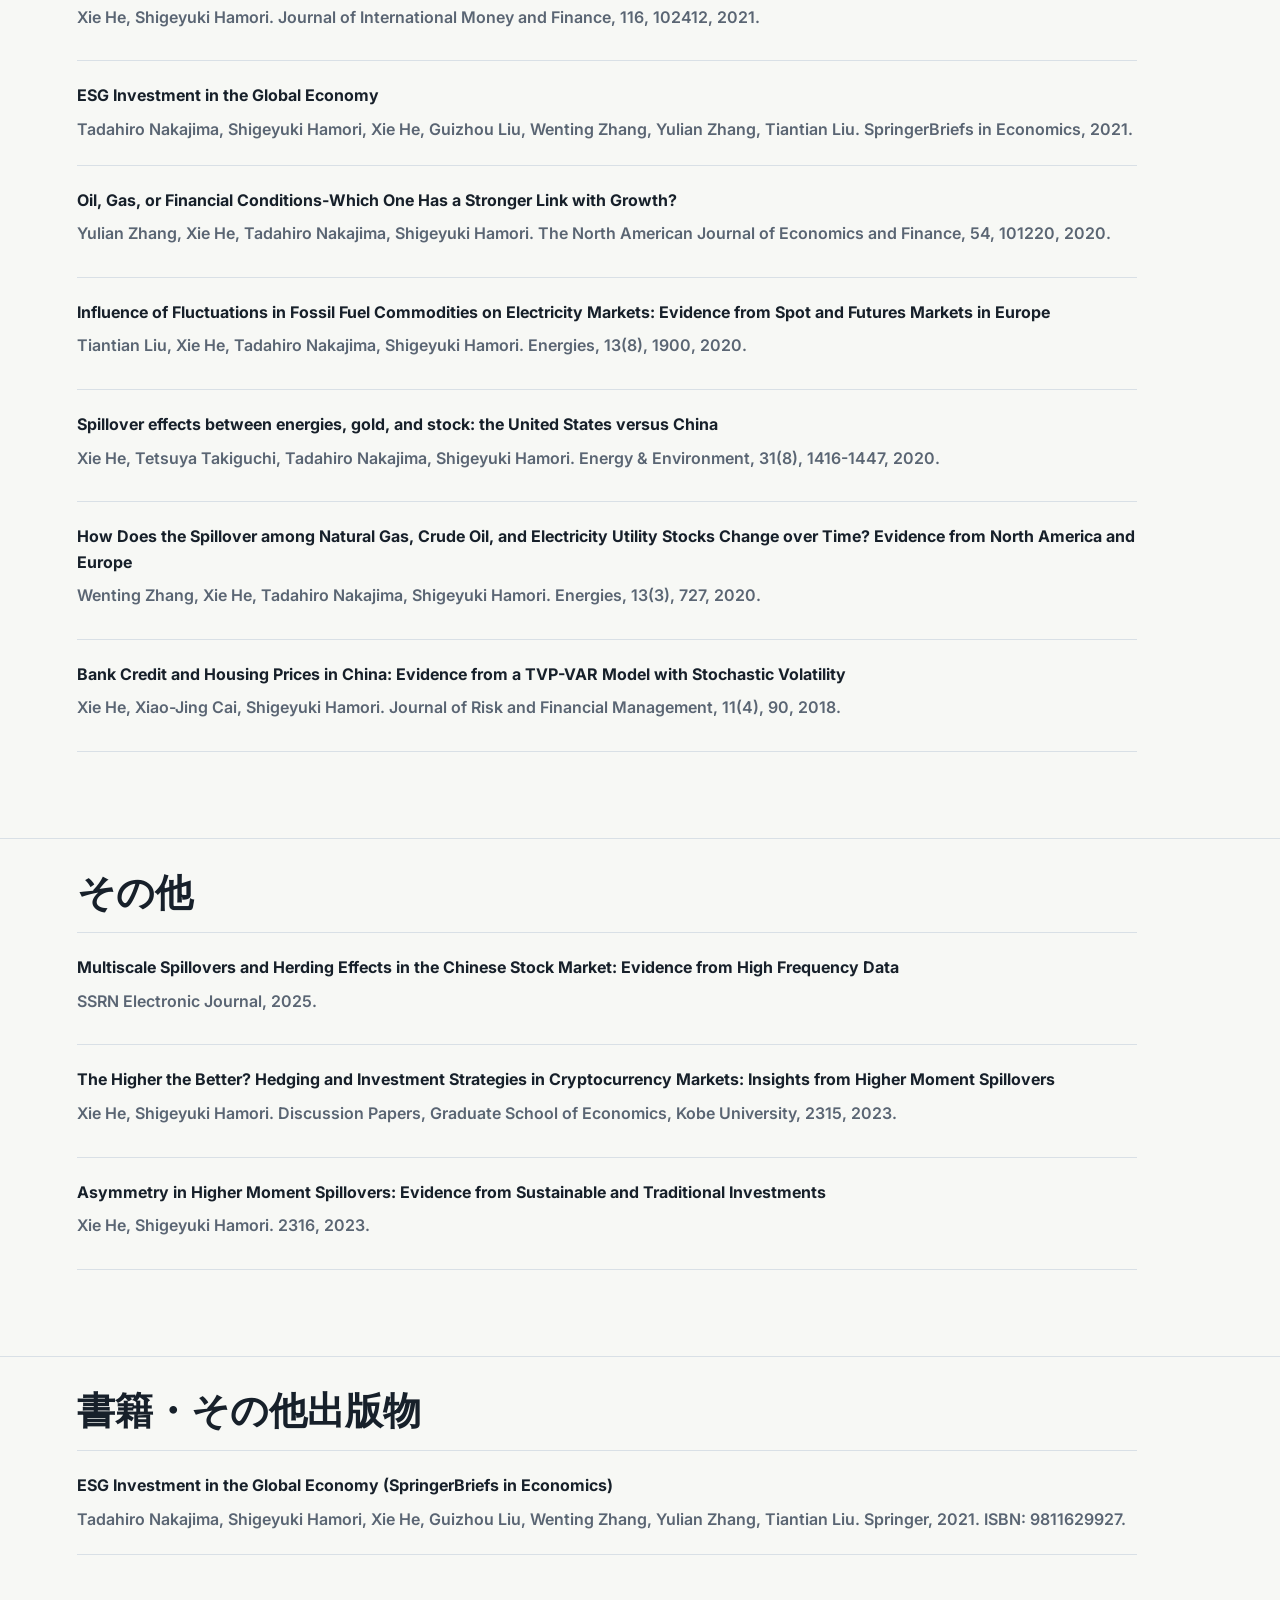
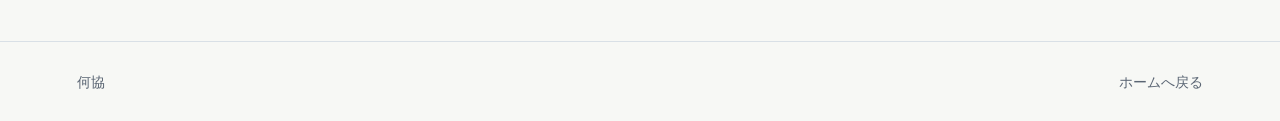
<file: ja/publications.html>
<!doctype html>
<html lang="ja">
  <head>
    <meta charset="utf-8">
    <meta name="viewport" content="width=device-width, initial-scale=1">
    <meta
      name="description"
      content="何協の業績一覧。論文、その他研究成果、書籍を掲載しています。"
    >
    <title>業績 | 何協</title>
    <link rel="preconnect" href="https://fonts.googleapis.com">
    <link rel="preconnect" href="https://fonts.gstatic.com" crossorigin>
    <link
      href="https://fonts.googleapis.com/css2?family=Inter:wght@400;500;600;700;800&family=Source+Serif+4:opsz,wght@8..60,600;8..60,700&display=swap"
      rel="stylesheet"
    >
    <link rel="stylesheet" href="../styles.css">
  </head>
  <body>
    <header class="site-header">
      <a class="brand" href="index.html">何協</a>
      <nav class="nav" aria-label="主要ナビゲーション">
        <a href="index.html#research">研究</a>
        <a href="news.html">ニュース</a>
        <a href="publications.html" aria-current="page">業績</a>
        <a href="teaching.html">教育</a>
        <a href="index.html#contact">連絡先</a>
        <a href="../publications.html">English</a>
      </nav>
    </header>

    <main class="publication-page">
      <section class="band publication-hero" aria-labelledby="publication-title">
        <p class="section-kicker">Publications</p>
        <h1 id="publication-title">業績一覧</h1>
      </section>

      <section class="band publication-section" aria-labelledby="papers-title">
        <h2 id="papers-title">学術論文・国際会議論文</h2>
        <ol class="publication-list detailed">
          <li>
            <a class="pub-title" href="https://doi.org/10.3390/economies14060197" target="_blank" rel="noreferrer">Does Endogenous Inter-Firm Spillover Amplify Industry-Wide Risk? Evidence from China's New Energy Sector</a>
            <span class="pub-meta">Chengyao Xie, Heguang Zhao, Xie He, Shigeyuki Hamori. Economies, 14(6), 197, 2026.</span>
            <div class="pub-abstract">
              <strong>Abstract</strong>
              <p>This study examines whether endogenous inter-firm volatility spillovers amplify industry risk in China's new energy sector. It constructs a leave-one-out industry index, extracts residual stock returns, estimates firm-level residual conditional volatility, and applies a LASSO-VAR connectedness approach. The results show that firm-level residual volatilities remain widely interconnected even after removing common factors, and that spillover measures are positively associated with industry volatility.</p>
            </div>
          </li>
          <li>
            <a class="pub-title" href="https://researchmap.jp/xie_he/published_papers/52926385?lang=en" target="_blank" rel="noreferrer">Copula-Based Mixed-Frequency Vector Autoregression and Its State Space Extensions</a>
            <span class="pub-meta">Yu Zhao, Xie He. 2026 12th International Conference on Information Management, 2026.</span>
          </li>
          <li>
            <a class="pub-title" href="https://doi.org/10.1142/S0217590825480029" target="_blank" rel="noreferrer">Spillover Effects Between Policy Uncertainty, Economy and Financial System in China and the United States: A Mixed-Frequency Connectedness Approach</a>
            <span class="pub-meta">Chengyao Xie, Heguang Zhao, Xie He, Shigeyuki Hamori. The Singapore Economic Review, 2025.</span>
            <div class="pub-abstract">
              <strong>Abstract</strong>
              <p>This study investigates the risk spillovers of economic policy uncertainty across macroeconomic and financial systems in China and the United States using mixed-frequency data. The results show different transmission patterns across the two countries and intensified spillovers during the COVID-19 pandemic.</p>
            </div>
          </li>
          <li>
            <a class="pub-title" href="https://doi.org/10.1142/S0217590825500158" target="_blank" rel="noreferrer">Currency cluster and volatility co-movement: The role of common global factors</a>
            <span class="pub-meta">Xie He, Takuji Kinkyo, Shigeyuki Hamori. The Singapore Economic Review, 2025.</span>
            <div class="pub-abstract">
              <strong>Abstract</strong>
              <p>This study investigates the role of common global factors in exchange rate volatility and volatility co-movement. Using a multivariate factor stochastic volatility model, the analysis identifies three currency clusters associated with the USD, EUR, and commodity-exporting countries, and uses wavelet coherence techniques to evaluate common factors as drivers of co-movement.</p>
            </div>
          </li>
          <li>
            <a class="pub-title" href="https://doi.org/10.1016/j.intfin.2024.102078" target="_blank" rel="noreferrer">Asymmetric Higher-Moment spillovers between sustainable and traditional investments</a>
            <span class="pub-meta">Journal of International Financial Markets, Institutions and Money, 97, 102078, 2024.</span>
            <div class="pub-abstract">
              <strong>Abstract</strong>
              <p>This study proposes a framework that decomposes volatility and higher-moment kurtosis into good and bad volatility/kurtosis related to positive and negative shocks. It analyzes spillover effects between sustainable and traditional investments and finds that bad volatility spillovers dominate good volatility spillovers during most periods, while good kurtosis spillovers usually dominate bad kurtosis spillovers. During extreme events such as Brexit and COVID-19, bad kurtosis spillovers can become dominant.</p>
            </div>
          </li>
          <li>
            <a class="pub-title" href="https://doi.org/10.1016/j.irfa.2024.103359" target="_blank" rel="noreferrer">The higher the better? Hedging and investment strategies in cryptocurrency markets: Insights from higher moment spillovers</a>
            <span class="pub-meta">Xie He, Shigeyuki Hamori. International Review of Financial Analysis, 95, 103359, 2024.</span>
            <div class="pub-abstract">
              <strong>Abstract</strong>
              <p>This study investigates whether conditional higher moments provide additional information beyond lower moments in spillover analysis and portfolio construction. Using the autoregressive conditional density model, it estimates conditional skewness and kurtosis for nine major cryptocurrency markets and shows that spillover effects vary across moments. Minimum connectedness portfolios based on higher moment spillovers exhibit superior hedge effectiveness and Sharpe ratios.</p>
            </div>
          </li>
          <li>
            <a class="pub-title" href="https://doi.org/10.1016/j.irfa.2023.102735" target="_blank" rel="noreferrer">The impact of the COVID-19 pandemic and Russia-Ukraine war on multiscale spillovers in green finance markets: Evidence from lower and higher order moments</a>
            <span class="pub-meta">Wenting Zhang, Xie He, Shigeyuki Hamori. International Review of Financial Analysis, 89, 102735, 2023.</span>
            <div class="pub-abstract">
              <strong>Abstract</strong>
              <p>This study analyzes the impact of the COVID-19 pandemic and the Russia-Ukraine war on connectedness in lower-order moments and higher-order moments across green finance markets. It uses the Diebold-Yilmaz and Barunik-Krehlik methods and finds that COVID-19 had a significant influence on spillovers in the green finance market, while the Russia-Ukraine war had a milder effect.</p>
            </div>
          </li>
          <li>
            <a class="pub-title" href="https://doi.org/10.1142/S021759082350025X" target="_blank" rel="noreferrer">Different moments create different spillovers: A study of commodity markets</a>
            <span class="pub-meta">Xie He, Shigeyuki Hamori. The Singapore Economic Review, 1-22, 2023.</span>
            <div class="pub-abstract">
              <strong>Abstract</strong>
              <p>This study estimates conditional skewness for nine S&amp;P Goldman Sachs Commodity indices and applies a TVP-VAR-based connectedness approach to investigate higher moment spillovers across commodity markets. It finds evidence of extreme risk transfers and shows that spillovers in returns, volatility, and skewness strengthen during major extreme events.</p>
            </div>
          </li>
          <li>
            <a class="pub-title" href="https://doi.org/10.1016/j.irfa.2022.102223" target="_blank" rel="noreferrer">Volatility spillover and investment strategies among sustainability-related financial indexes: Evidence from the DCC-GARCH-based dynamic connectedness and DCC-GARCH t-copula approach</a>
            <span class="pub-meta">Wenting Zhang, Xie He, Shigeyuki Hamori. International Review of Financial Analysis, 83, 102223, 2022.</span>
            <div class="pub-abstract">
              <strong>Abstract</strong>
              <p>This study analyzes dynamic connectedness among the ESG stock index, renewable energy stock index, green bond stock index, sustainability stock index, and carbon emission futures using a DCC-GARCH-based dynamic connectedness approach. It further applies the DCC-GARCH t-copula model to calculate hedging ratios and portfolio weights.</p>
            </div>
          </li>
          <li>
            <a class="pub-title" href="https://doi.org/10.1016/j.jimonfin.2021.102412" target="_blank" rel="noreferrer">Is volatility spillover enough for investor decisions? A new viewpoint from higher moments</a>
            <span class="pub-meta">Xie He, Shigeyuki Hamori. Journal of International Money and Finance, 116, 102412, 2021.</span>
            <div class="pub-abstract">
              <strong>Abstract</strong>
              <p>This paper examines the time and frequency dynamics of spillover effects among eight major world equity market indexes. It extends the Diebold-Yilmaz approach and the Barunik-Krehlik methodology to estimate skewness spillovers, finding that total skewness spillover is much smaller and smoother than total volatility spillover.</p>
            </div>
          </li>
          <li>
            <a class="pub-title" href="https://researchmap.jp/xie_he/published_papers/53061030?lang=en" target="_blank" rel="noreferrer">ESG Investment in the Global Economy</a>
            <span class="pub-meta">Tadahiro Nakajima, Shigeyuki Hamori, Xie He, Guizhou Liu, Wenting Zhang, Yulian Zhang, Tiantian Liu. SpringerBriefs in Economics, 2021.</span>
          </li>
          <li>
            <a class="pub-title" href="https://doi.org/10.1016/j.najef.2020.101220" target="_blank" rel="noreferrer">Oil, Gas, or Financial Conditions-Which One Has a Stronger Link with Growth?</a>
            <span class="pub-meta">Yulian Zhang, Xie He, Tadahiro Nakajima, Shigeyuki Hamori. The North American Journal of Economics and Finance, 54, 101220, 2020.</span>
            <div class="pub-abstract">
              <strong>Abstract</strong>
              <p>Using the Diebold-Yilmaz and Barunik-Krehlik models with monthly U.S. data, this study estimates return and volatility connectedness transmitted from commodity markets and the Kansas City financial stress index to macroeconomic indicators. It finds different shock transmission speeds across return and volatility variables and highlights the long-term component of spillovers during the global financial crisis.</p>
            </div>
          </li>
          <li>
            <a class="pub-title" href="https://doi.org/10.3390/en13081900" target="_blank" rel="noreferrer">Influence of Fluctuations in Fossil Fuel Commodities on Electricity Markets: Evidence from Spot and Futures Markets in Europe</a>
            <span class="pub-meta">Tiantian Liu, Xie He, Tadahiro Nakajima, Shigeyuki Hamori. Energies, 13(8), 1900, 2020.</span>
            <div class="pub-abstract">
              <strong>Abstract</strong>
              <p>This study analyzes return and volatility spillovers from fossil fuel markets to electricity spot and futures markets in Europe. It finds that natural gas has the highest return spillover effect on electricity markets, that return spillovers increase with the delivery period of electricity futures, and that volatility spillovers are mostly generated in the long term.</p>
            </div>
          </li>
          <li>
            <a class="pub-title" href="https://researchmap.jp/xie_he/published_papers/45980703?lang=en" target="_blank" rel="noreferrer">Spillover effects between energies, gold, and stock: the United States versus China</a>
            <span class="pub-meta">Xie He, Tetsuya Takiguchi, Tadahiro Nakajima, Shigeyuki Hamori. Energy &amp; Environment, 31(8), 1416-1447, 2020.</span>
            <div class="pub-abstract">
              <strong>Abstract</strong>
              <p>This study investigates time-frequency dynamics of return and volatility spillovers between stock markets and natural gas, crude oil, and gold in the United States and China. It finds that crude oil plays a strong role in return spillovers, while gold has a strong volatility spillover effect, and that spillover patterns differ across countries, frequencies, and extreme events.</p>
            </div>
          </li>
          <li>
            <a class="pub-title" href="https://doi.org/10.3390/en13030727" target="_blank" rel="noreferrer">How Does the Spillover among Natural Gas, Crude Oil, and Electricity Utility Stocks Change over Time? Evidence from North America and Europe</a>
            <span class="pub-meta">Wenting Zhang, Xie He, Tadahiro Nakajima, Shigeyuki Hamori. Energies, 13(3), 727, 2020.</span>
            <div class="pub-abstract">
              <strong>Abstract</strong>
              <p>This study analyzes return and volatility spillovers among natural gas, crude oil, and electricity utility stock indices in North America and Europe. It finds stronger total spillovers in Europe than in North America, greater volatility spillovers from crude oil than natural gas, and dynamic changes around extreme events.</p>
            </div>
          </li>
          <li>
            <a class="pub-title" href="https://doi.org/10.3390/jrfm11040090" target="_blank" rel="noreferrer">Bank Credit and Housing Prices in China: Evidence from a TVP-VAR Model with Stochastic Volatility</a>
            <span class="pub-meta">Xie He, Xiao-Jing Cai, Shigeyuki Hamori. Journal of Risk and Financial Management, 11(4), 90, 2018.</span>
            <div class="pub-abstract">
              <strong>Abstract</strong>
              <p>This study examines the dynamic relationship between housing prices and bank credit in China using a time-varying parameter VAR model with stochastic volatility. It separately studies housing loans on the demand side and real estate development loans on the supply side, finding time-varying relationships and stronger effects from housing prices to bank credit than in the opposite direction.</p>
            </div>
          </li>
        </ol>
      </section>

      <section class="band publication-section" aria-labelledby="misc-title">
        <h2 id="misc-title">その他</h2>
        <ol class="publication-list detailed">
          <li>
            <a class="pub-title" href="https://researchmap.jp/xie_he/misc/50391491?lang=en" target="_blank" rel="noreferrer">Multiscale Spillovers and Herding Effects in the Chinese Stock Market: Evidence from High Frequency Data</a>
            <span class="pub-meta">SSRN Electronic Journal, 2025.</span>
            <div class="pub-abstract">
              <strong>Abstract</strong>
              <p>Based on 5-minute high-frequency trading data, this study examines the time-varying causal relationship between herding behavior and multiscale spillovers in the Chinese stock market. It uses a time-varying Granger causality test and finds a strong relationship between herding and spillover effects, particularly for return and skewness spillovers.</p>
            </div>
          </li>
          <li>
            <a class="pub-title" href="https://researchmap.jp/xie_he/misc/48378106?lang=en" target="_blank" rel="noreferrer">The Higher the Better? Hedging and Investment Strategies in Cryptocurrency Markets: Insights from Higher Moment Spillovers</a>
            <span class="pub-meta">Xie He, Shigeyuki Hamori. Discussion Papers, Graduate School of Economics, Kobe University, 2315, 2023.</span>
            <div class="pub-abstract">
              <strong>Abstract</strong>
              <p>This study investigates whether conditional higher moments provide additional information beyond lower moments in spillover analysis and portfolio construction. Using the autoregressive conditional density model, it estimates conditional skewness and kurtosis for nine major cryptocurrency markets and shows that higher moment spillovers provide distinct information for hedging and investment strategies.</p>
            </div>
          </li>
          <li>
            <a class="pub-title" href="https://researchmap.jp/xie_he/misc/45981927?lang=en" target="_blank" rel="noreferrer">Asymmetry in Higher Moment Spillovers: Evidence from Sustainable and Traditional Investments</a>
            <span class="pub-meta">Xie He, Shigeyuki Hamori. 2316, 2023.</span>
            <div class="pub-abstract">
              <strong>Abstract</strong>
              <p>This study presents a framework that breaks down kurtosis into positive and negative shocks, distinguishing between good and bad kurtosis. It analyzes asymmetric kurtosis spillovers among sustainable and traditional investments and finds that good kurtosis spillover generally surpasses bad kurtosis spillover, except during specific extreme events such as Brexit and COVID-19.</p>
            </div>
          </li>
        </ol>
      </section>

      <section class="band publication-section" aria-labelledby="books-title">
        <h2 id="books-title">書籍・その他出版物</h2>
        <ol class="publication-list detailed">
          <li>
            <a class="pub-title" href="https://doi.org/10.1007/978-981-16-2993-5" target="_blank" rel="noreferrer">ESG Investment in the Global Economy (SpringerBriefs in Economics)</a>
            <span class="pub-meta">Tadahiro Nakajima, Shigeyuki Hamori, Xie He, Guizhou Liu, Wenting Zhang, Yulian Zhang, Tiantian Liu. Springer, 2021. ISBN: 9811629927.</span>
          </li>
        </ol>
      </section>
    </main>

    <footer class="site-footer">
      <span>何協</span>
      <a href="index.html">ホームへ戻る</a>
    </footer>
    <script src="../abstracts.js"></script>
  </body>
</html>
</file>
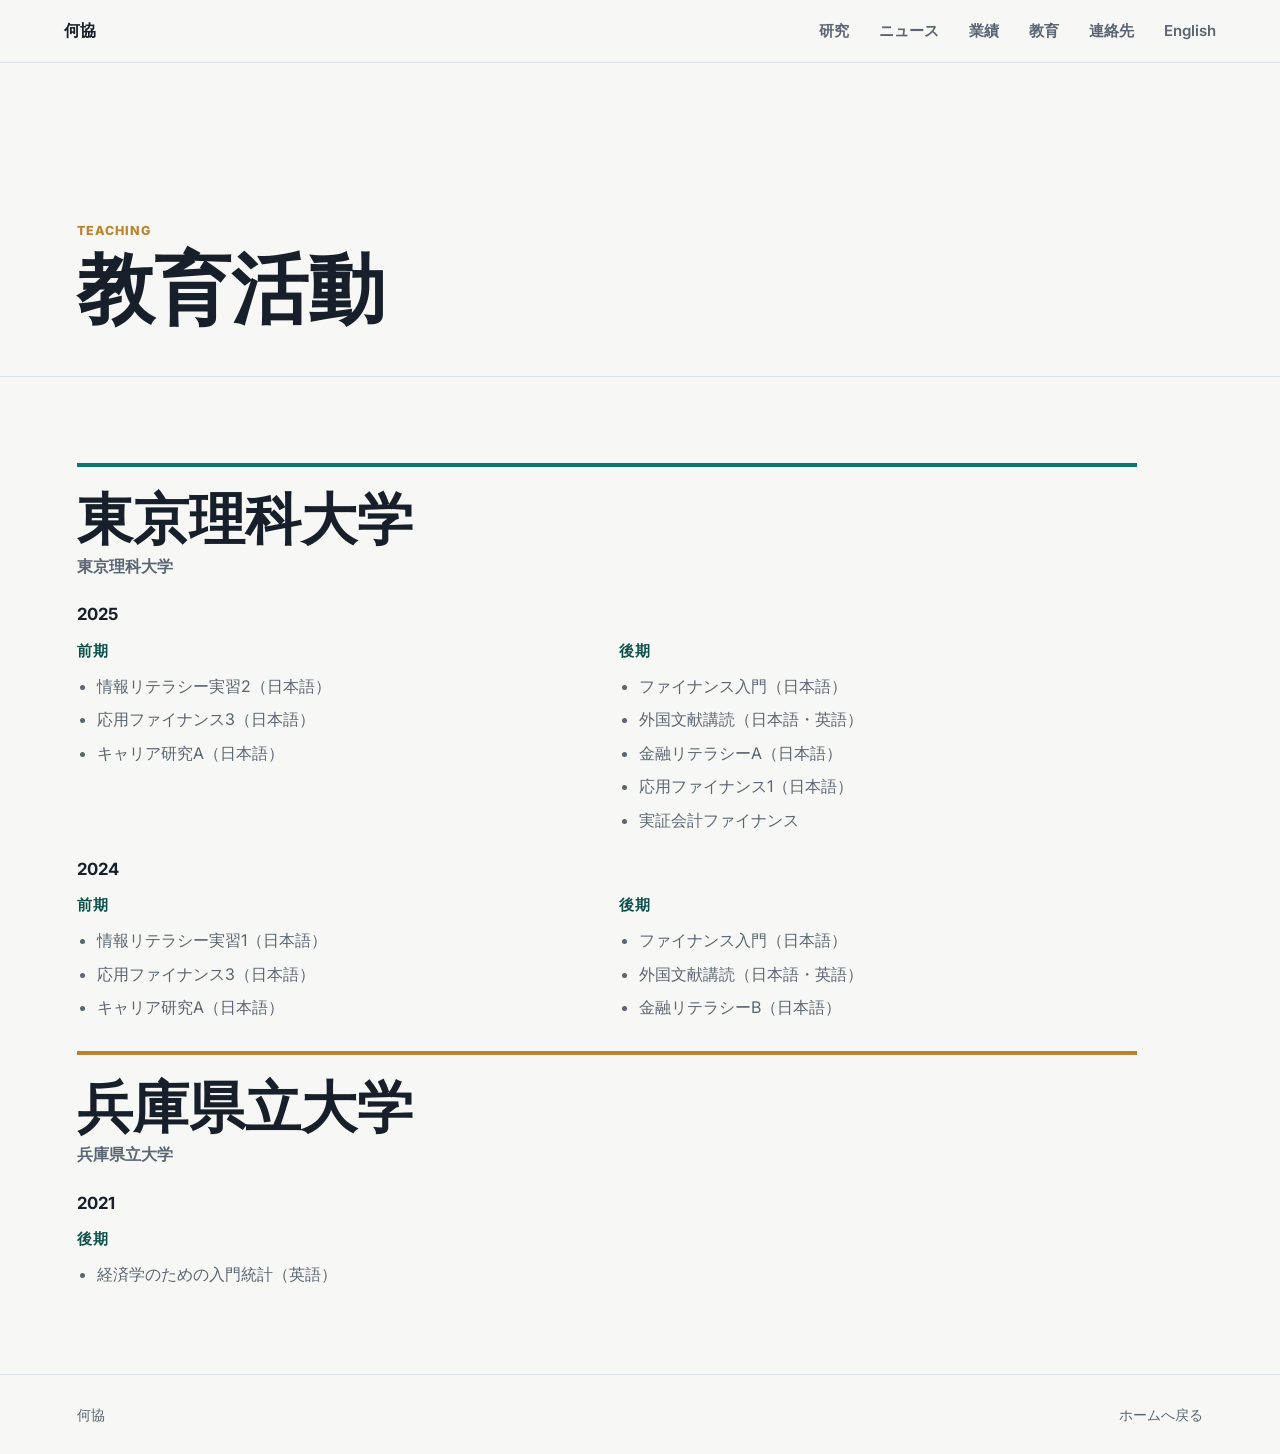
<file: ja/teaching.html>
<!doctype html>
<html lang="ja">
  <head>
    <meta charset="utf-8">
    <meta name="viewport" content="width=device-width, initial-scale=1">
    <meta
      name="description"
      content="何協の教育活動。東京理科大学および兵庫県立大学での担当科目。"
    >
    <title>教育 | 何協</title>
    <link rel="preconnect" href="https://fonts.googleapis.com">
    <link rel="preconnect" href="https://fonts.gstatic.com" crossorigin>
    <link
      href="https://fonts.googleapis.com/css2?family=Inter:wght@400;500;600;700;800&family=Source+Serif+4:opsz,wght@8..60,600;8..60,700&display=swap"
      rel="stylesheet"
    >
    <link rel="stylesheet" href="../styles.css">
  </head>
  <body>
    <header class="site-header">
      <a class="brand" href="index.html">何協</a>
      <nav class="nav" aria-label="主要ナビゲーション">
        <a href="index.html#research">研究</a>
        <a href="news.html">ニュース</a>
        <a href="publications.html">業績</a>
        <a href="teaching.html" aria-current="page">教育</a>
        <a href="index.html#contact">連絡先</a>
        <a href="../teaching.html">English</a>
      </nav>
    </header>

    <main class="publication-page">
      <section class="band publication-hero" aria-labelledby="teaching-page-title">
        <p class="section-kicker">Teaching</p>
        <h1 id="teaching-page-title">教育活動</h1>
      </section>

      <section class="band teaching" aria-labelledby="tus-title">
        <div class="teaching-list">
          <article>
            <h2 id="tus-title">東京理科大学</h2>
            <p class="teaching-name">東京理科大学</p>
            <div class="teaching-year">
              <h4>2025</h4>
              <div class="semester-grid">
                <div>
                  <h5>前期</h5>
                  <ul>
                    <li>情報リテラシー実習2（日本語）</li>
                    <li>応用ファイナンス3（日本語）</li>
                    <li>キャリア研究A（日本語）</li>
                  </ul>
                </div>
                <div>
                  <h5>後期</h5>
                  <ul>
                    <li>ファイナンス入門（日本語）</li>
                    <li>外国文献講読（日本語・英語）</li>
                    <li>金融リテラシーA（日本語）</li>
                    <li>応用ファイナンス1（日本語）</li>
                    <li>実証会計ファイナンス</li>
                  </ul>
                </div>
              </div>
            </div>
            <div class="teaching-year">
              <h4>2024</h4>
              <div class="semester-grid">
                <div>
                  <h5>前期</h5>
                  <ul>
                    <li>情報リテラシー実習1（日本語）</li>
                    <li>応用ファイナンス3（日本語）</li>
                    <li>キャリア研究A（日本語）</li>
                  </ul>
                </div>
                <div>
                  <h5>後期</h5>
                  <ul>
                    <li>ファイナンス入門（日本語）</li>
                    <li>外国文献講読（日本語・英語）</li>
                    <li>金融リテラシーB（日本語）</li>
                  </ul>
                </div>
              </div>
            </div>
          </article>
          <article>
            <h2>兵庫県立大学</h2>
            <p class="teaching-name">兵庫県立大学</p>
            <div class="teaching-year">
              <h4>2021</h4>
              <div class="semester-grid single">
                <div>
                  <h5>後期</h5>
                  <ul>
                    <li>経済学のための入門統計（英語）</li>
                  </ul>
                </div>
              </div>
            </div>
          </article>
        </div>
      </section>
    </main>

    <footer class="site-footer">
      <span>何協</span>
      <a href="index.html">ホームへ戻る</a>
    </footer>
  </body>
</html>
</file>
<file: styles.css>
:root {
  --ink: #17202a;
  --muted: #5a6573;
  --line: #d9e0e6;
  --paper: #f7f8f5;
  --white: #ffffff;
  --teal: #0f766e;
  --teal-dark: #0b4f4a;
  --gold: #b9842d;
  --coral: #b95745;
  --shadow: 0 22px 60px rgba(23, 32, 42, 0.14);
}

* {
  box-sizing: border-box;
}

html {
  scroll-behavior: smooth;
}

body {
  margin: 0;
  color: var(--ink);
  background: var(--paper);
  font-family: Inter, "Hiragino Sans", "Yu Gothic", "Meiryo", system-ui, -apple-system, BlinkMacSystemFont, "Segoe UI", sans-serif;
  line-height: 1.6;
}

a {
  color: inherit;
  text-decoration: none;
}

.site-header {
  position: sticky;
  top: 0;
  z-index: 10;
  display: flex;
  align-items: center;
  justify-content: space-between;
  gap: 24px;
  padding: 18px clamp(20px, 5vw, 72px);
  background: rgba(247, 248, 245, 0.9);
  border-bottom: 1px solid rgba(217, 224, 230, 0.8);
  backdrop-filter: blur(18px);
}

.brand {
  font-weight: 800;
  letter-spacing: 0;
}

.nav {
  display: flex;
  align-items: center;
  gap: clamp(14px, 3vw, 30px);
  color: var(--muted);
  font-size: 0.94rem;
  font-weight: 600;
}

.nav a:hover,
.text-link-row a:hover,
.contact-links a:hover {
  color: var(--teal);
}

.hero {
  min-height: 82vh;
  display: grid;
  align-items: end;
  position: relative;
  isolation: isolate;
  overflow: hidden;
  padding: 120px clamp(22px, 6vw, 84px) 70px;
  color: var(--white);
  background: #101820;
}

.hero-media {
  position: absolute;
  inset: 0;
  z-index: -2;
}

.hero-media img {
  width: 120%;
  height: 100%;
  max-width: none;
  object-fit: cover;
  object-position: center 24%;
  filter: saturate(0.9);
}

.hero::after {
  content: "";
  position: absolute;
  inset: 0;
  z-index: -1;
  background:
    linear-gradient(90deg, rgba(12, 18, 24, 0.92), rgba(12, 18, 24, 0.66) 45%, rgba(12, 18, 24, 0.2)),
    linear-gradient(0deg, rgba(12, 18, 24, 0.72), rgba(12, 18, 24, 0.08) 42%);
}

.hero-content {
  max-width: 820px;
}

.eyebrow,
.section-kicker {
  margin: 0 0 12px;
  color: var(--gold);
  font-size: 0.78rem;
  font-weight: 800;
  letter-spacing: 0.08em;
  text-transform: uppercase;
}

.hero h1 {
  margin: 0;
  font-family: "Source Serif 4", Georgia, serif;
  font-size: clamp(4.4rem, 11vw, 9rem);
  line-height: 0.88;
  letter-spacing: 0;
}

.hero-summary {
  max-width: 540px;
  margin: 28px 0 0;
  color: rgba(255, 255, 255, 0.84);
  font-size: clamp(1.05rem, 2.2vw, 1.36rem);
}

.hero-actions,
.text-link-row,
.contact-links {
  display: flex;
  flex-wrap: wrap;
  gap: 12px;
  margin-top: 32px;
}

.hero-actions a,
.contact-links a {
  min-height: 44px;
  display: inline-flex;
  align-items: center;
  justify-content: center;
  padding: 10px 16px;
  border: 1px solid rgba(255, 255, 255, 0.38);
  background: rgba(255, 255, 255, 0.08);
  color: var(--white);
  font-weight: 700;
  border-radius: 6px;
}

.hero-actions a:hover {
  background: rgba(255, 255, 255, 0.18);
}

.band {
  padding: 86px clamp(22px, 6vw, 84px);
  border-bottom: 1px solid var(--line);
}

.section-heading {
  max-width: 780px;
  margin-bottom: 32px;
}

.section-heading.compact {
  margin-bottom: 16px;
}

h2 {
  margin: 0;
  font-family: "Source Serif 4", Georgia, serif;
  font-size: clamp(2rem, 4.8vw, 3.5rem);
  line-height: 1.02;
  letter-spacing: 0;
}

h3 {
  margin: 0 0 10px;
  font-size: 1.06rem;
  line-height: 1.25;
}

p {
  margin: 0;
  color: var(--muted);
}

.intro-grid {
  display: grid;
  grid-template-columns: minmax(0, 1.35fr) minmax(280px, 0.65fr);
  gap: clamp(30px, 6vw, 80px);
  align-items: start;
}

.intro-grid > p {
  max-width: 820px;
  color: var(--ink);
  font-size: clamp(1.12rem, 2vw, 1.36rem);
  line-height: 1.75;
}

.facts {
  margin: 0;
  display: grid;
  gap: 18px;
  padding: 24px;
  background: var(--white);
  border: 1px solid var(--line);
  border-radius: 8px;
  box-shadow: var(--shadow);
}

.facts div {
  display: grid;
  gap: 4px;
}

.facts dt {
  color: var(--teal-dark);
  font-size: 0.78rem;
  font-weight: 800;
  text-transform: uppercase;
}

.facts dd {
  margin: 0;
  color: var(--ink);
  font-weight: 600;
}

.facts ul {
  margin: 0;
  padding-left: 18px;
}

.facts li + li {
  margin-top: 8px;
}

.research-list {
  display: grid;
  grid-template-columns: repeat(4, minmax(0, 1fr));
  gap: 1px;
  background: var(--line);
  border: 1px solid var(--line);
}

.research-list article {
  min-height: 230px;
  padding: 26px;
  background: var(--white);
}

.research-list article:nth-child(2) {
  border-top: 4px solid var(--teal);
}

.research-list article:nth-child(3) {
  border-top: 4px solid var(--gold);
}

.research-list article:nth-child(4) {
  border-top: 4px solid var(--coral);
}

.publication-list {
  max-width: 1060px;
  margin: 0;
  padding: 0;
  list-style: none;
  border-top: 1px solid var(--line);
}

.publication-group {
  max-width: 1060px;
  margin-top: 34px;
}

.publication-group:first-of-type {
  margin-top: 0;
}

.publication-group h3 {
  margin: 0 0 12px;
  font-size: 1rem;
  text-transform: uppercase;
  letter-spacing: 0.08em;
  color: var(--deep);
}

.publication-list li {
  display: grid;
  grid-template-columns: minmax(0, 1fr) minmax(140px, 220px);
  gap: 20px;
  padding: 22px 0;
  border-bottom: 1px solid var(--line);
}

.publication-list.detailed li {
  grid-template-columns: 1fr;
  gap: 8px;
}

.publication-list.featured {
  margin-bottom: 26px;
}

.publication-list.featured li {
  grid-template-columns: 1fr;
  gap: 8px;
  padding: 18px 0;
}

.news-list {
  max-width: 980px;
  margin: 0;
  padding: 0;
  list-style: none;
  border-top: 1px solid var(--line);
}

.news-list li {
  display: grid;
  grid-template-columns: 150px minmax(0, 1fr);
  gap: 26px;
  padding: 22px 0;
  border-bottom: 1px solid var(--line);
}

.news-list.featured {
  margin-bottom: 26px;
}

.news-list time {
  color: var(--teal-dark);
  font-size: 0.88rem;
  font-weight: 800;
  text-transform: uppercase;
}

.news-list p {
  color: var(--ink);
  font-weight: 600;
}

.pub-title {
  font-weight: 700;
}

a.pub-title {
  color: var(--deep);
  text-decoration-color: var(--teal);
  text-underline-offset: 4px;
}

.pub-meta {
  color: var(--muted);
  font-weight: 600;
}

.pub-abstract {
  grid-column: 1 / -1;
  max-height: 0;
  margin-top: 0;
  overflow: hidden;
  color: var(--muted);
  font-size: 0.94rem;
  line-height: 1.65;
  opacity: 0;
  transition: max-height 0.28s ease, margin-top 0.28s ease, opacity 0.22s ease;
}

.publication-list li:hover .pub-abstract,
.publication-list li:focus-within .pub-abstract,
.publication-list li.abstract-open .pub-abstract {
  max-height: 520px;
  margin-top: 4px;
  opacity: 1;
}

.pub-abstract strong {
  color: var(--teal-dark);
  font-size: 0.78rem;
  letter-spacing: 0.08em;
  text-transform: uppercase;
}

.publication-summary {
  max-width: 680px;
  margin: 0 0 24px;
  color: var(--muted);
  font-size: 1.05rem;
}

.button-link {
  display: inline-flex;
  align-items: center;
  justify-content: center;
  min-height: 48px;
  padding: 0 22px;
  border: 1px solid var(--deep);
  background: var(--deep);
  color: #fff;
  font-weight: 800;
  text-decoration: none;
}

.publication-page {
  padding-top: 72px;
}

.publication-hero {
  padding-bottom: 36px;
}

.publication-hero h1 {
  margin: 0 0 14px;
  font-family: "Source Serif 4", Georgia, serif;
  font-size: clamp(2.4rem, 6vw, 4.8rem);
  line-height: 0.95;
  letter-spacing: 0;
}

.publication-hero p:last-child {
  max-width: 720px;
  color: var(--muted);
}

.publication-section {
  padding-top: 34px;
}

.publication-section h2 {
  margin: 0 0 20px;
  font-family: "Source Serif 4", Georgia, serif;
  font-size: clamp(1.8rem, 3vw, 2.8rem);
  letter-spacing: 0;
}

.news-section h2 {
  margin: 0 0 20px;
  font-family: "Source Serif 4", Georgia, serif;
  font-size: clamp(1.8rem, 3vw, 2.8rem);
  letter-spacing: 0;
}

.text-link-row a {
  color: var(--teal-dark);
  font-weight: 800;
  border-bottom: 2px solid rgba(15, 118, 110, 0.24);
}

.split {
  display: grid;
  grid-template-columns: repeat(2, minmax(0, 1fr));
  gap: clamp(32px, 6vw, 84px);
}

.split > div {
  padding-top: 28px;
  border-top: 4px solid var(--teal);
}

.split > div:last-child {
  border-top-color: var(--gold);
}

.teaching-list {
  display: grid;
  gap: 30px;
  max-width: 1060px;
}

.teaching-list article {
  padding-top: 24px;
  border-top: 4px solid var(--teal);
}

.teaching-list article:nth-child(2) {
  border-top-color: var(--gold);
}

.teaching-list h3 {
  margin: 0;
  font-size: 1.4rem;
}

.teaching-name {
  margin: 6px 0 20px;
  color: var(--muted);
  font-weight: 700;
}

.teaching-year {
  margin-top: 22px;
}

.teaching-year h4 {
  margin: 0 0 12px;
  font-size: 1.05rem;
}

.semester-grid {
  display: grid;
  grid-template-columns: repeat(2, minmax(0, 1fr));
  gap: 24px;
}

.semester-grid.single {
  grid-template-columns: 1fr;
}

.semester-grid h5 {
  margin: 0 0 10px;
  color: var(--teal-dark);
  font-size: 0.92rem;
  text-transform: uppercase;
  letter-spacing: 0.08em;
}

.semester-grid ul {
  margin: 0;
  padding-left: 20px;
  color: var(--muted);
}

.semester-grid li + li {
  margin-top: 8px;
}

.contact-band {
  padding: 86px clamp(22px, 6vw, 84px);
  color: var(--white);
  background: var(--teal-dark);
}

.contact-content {
  max-width: 850px;
}

.contact-content p:not(.section-kicker) {
  max-width: 660px;
  margin-top: 18px;
  color: rgba(255, 255, 255, 0.78);
}

.contact-details {
  display: grid;
  gap: 16px;
  max-width: 760px;
  margin: 26px 0 0;
}

.contact-details div {
  display: grid;
  grid-template-columns: 90px minmax(0, 1fr);
  gap: 18px;
  padding-bottom: 16px;
  border-bottom: 1px solid rgba(255, 255, 255, 0.18);
}

.contact-details dt {
  color: var(--gold);
  font-weight: 800;
}

.contact-details dd {
  margin: 0;
  color: rgba(255, 255, 255, 0.88);
}

.contact-details span {
  display: block;
  margin-top: 3px;
  color: rgba(255, 255, 255, 0.62);
  font-size: 0.92rem;
}

.contact-links a {
  border-color: rgba(255, 255, 255, 0.28);
}

.site-footer {
  display: flex;
  justify-content: space-between;
  gap: 20px;
  padding: 28px clamp(22px, 6vw, 84px);
  color: var(--muted);
  font-size: 0.9rem;
}

@media (max-width: 920px) {
  .intro-grid,
  .split,
  .publication-list li,
  .news-list li,
  .semester-grid {
    grid-template-columns: 1fr;
  }

  .contact-details div {
    grid-template-columns: 1fr;
    gap: 4px;
  }

  .research-list {
    grid-template-columns: repeat(2, minmax(0, 1fr));
  }
}

@media (max-width: 680px) {
  .site-header {
    align-items: flex-start;
    flex-direction: column;
    padding-block: 14px;
  }

  .nav {
    width: 100%;
    gap: 10px;
    overflow-x: auto;
    padding-bottom: 2px;
    font-size: 0.86rem;
  }

  .hero {
    min-height: 76vh;
    padding-top: 100px;
  }

  .hero-media img {
    width: 100%;
    object-position: 68% 24%;
  }

  .hero::after {
    background:
      linear-gradient(90deg, rgba(12, 18, 24, 0.94), rgba(12, 18, 24, 0.72)),
      linear-gradient(0deg, rgba(12, 18, 24, 0.76), rgba(12, 18, 24, 0.14));
  }

  .hero h1 {
    font-size: clamp(4rem, 22vw, 6rem);
  }

  .band,
  .contact-band {
    padding-block: 62px;
  }

  .research-list {
    grid-template-columns: 1fr;
  }

  .research-list article {
    min-height: auto;
  }

  .site-footer {
    flex-direction: column;
  }
}
</file>
